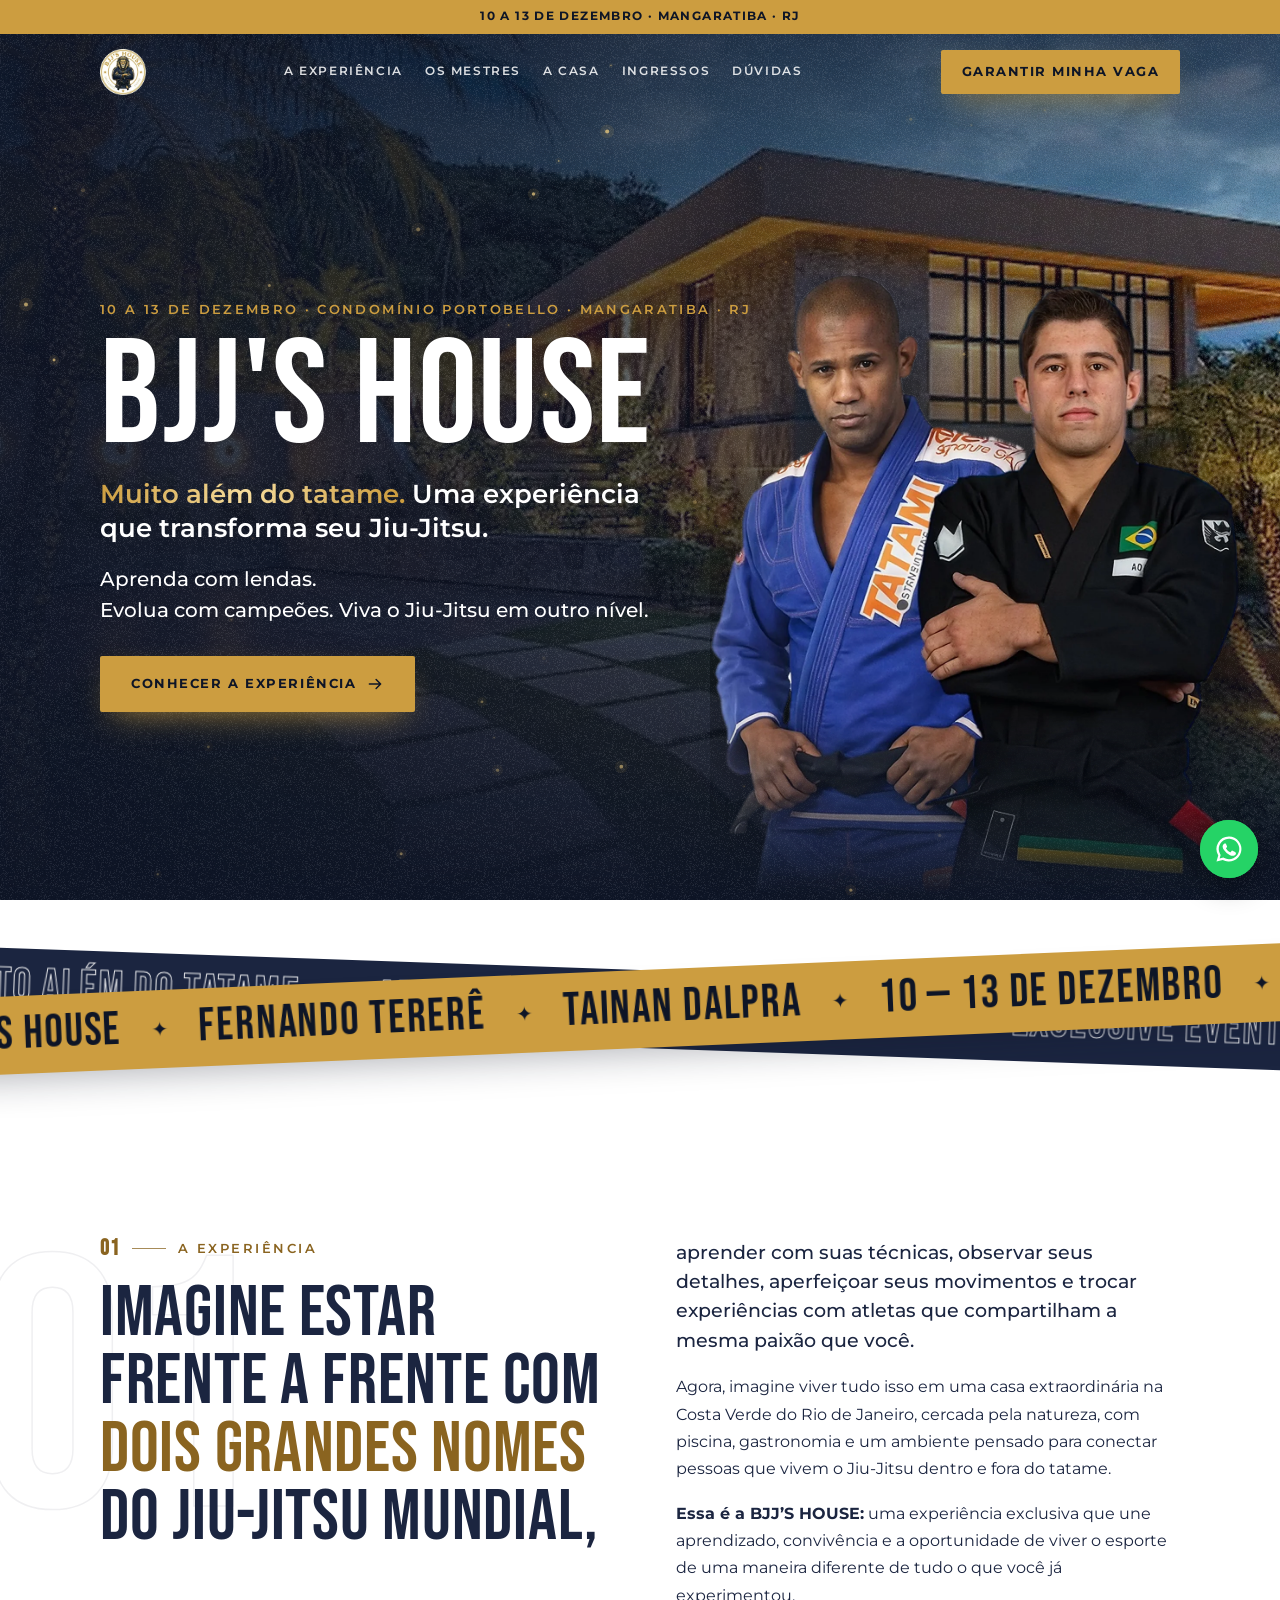
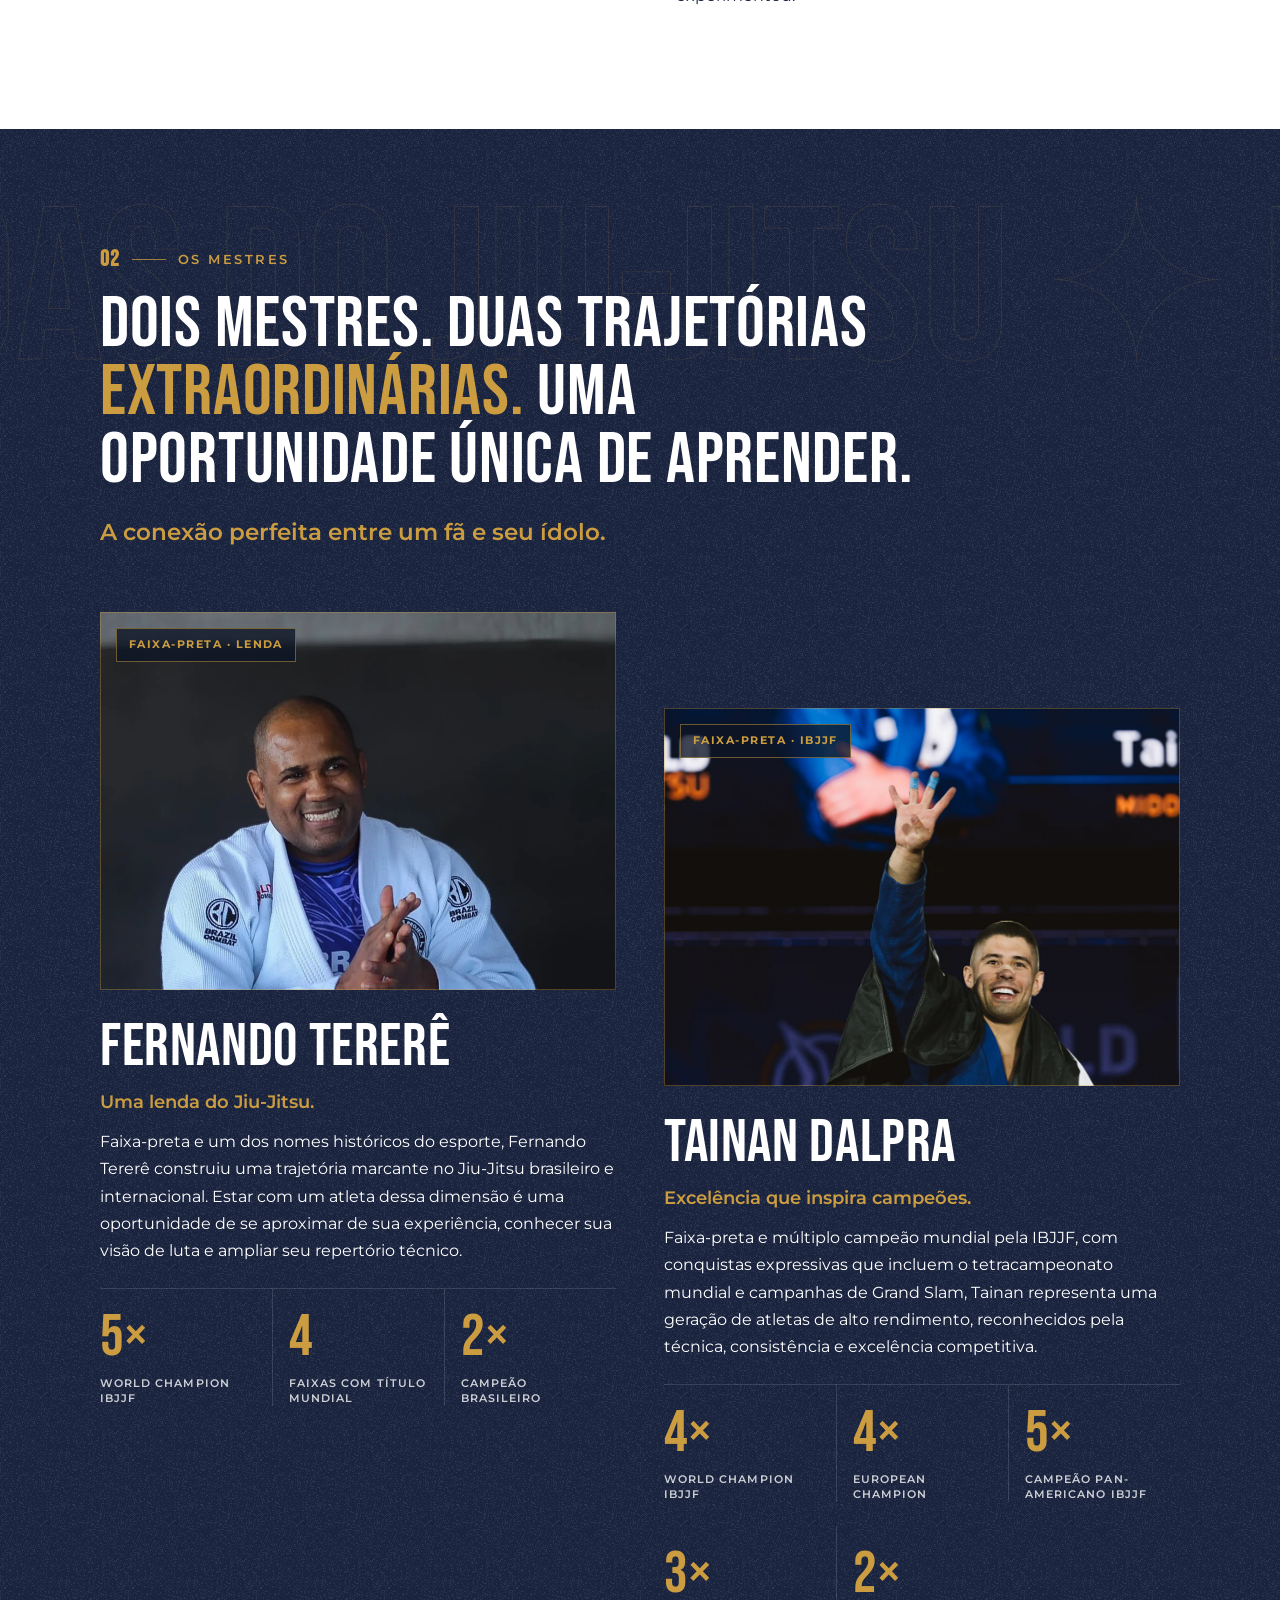
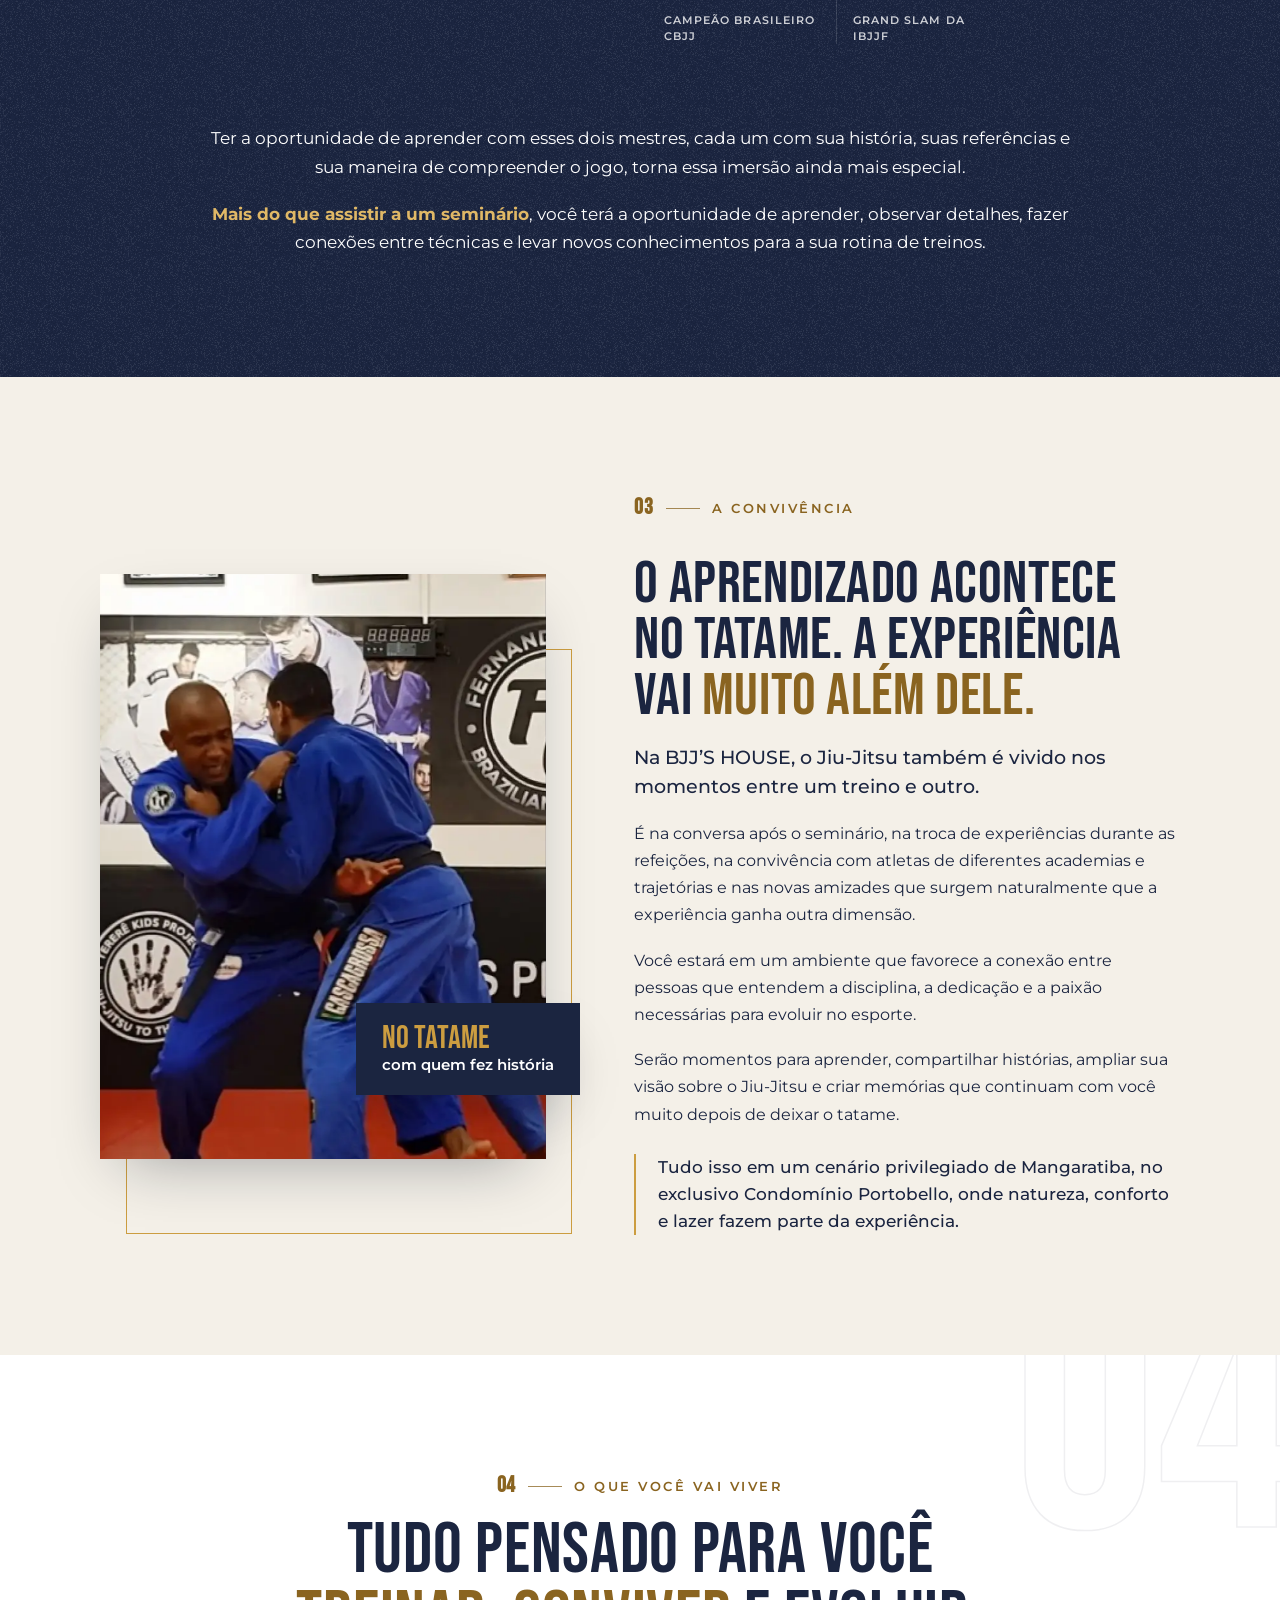
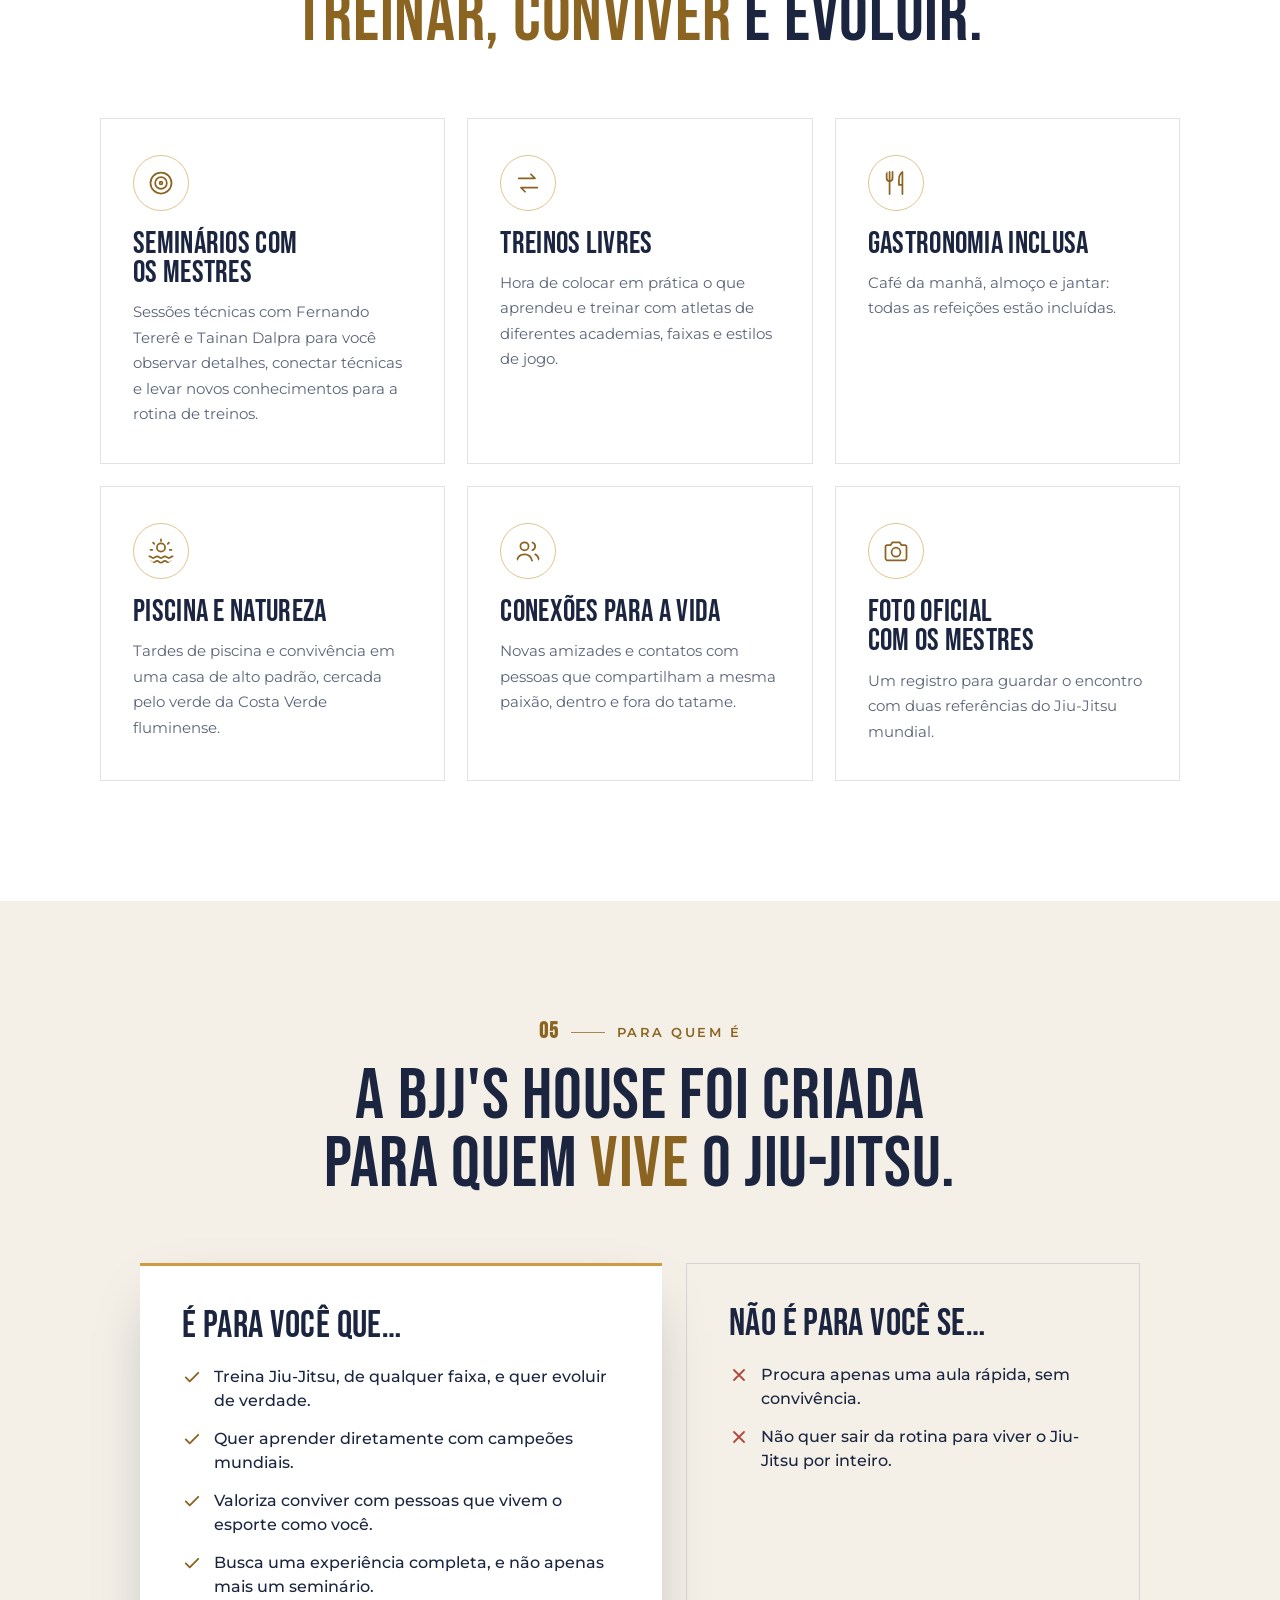
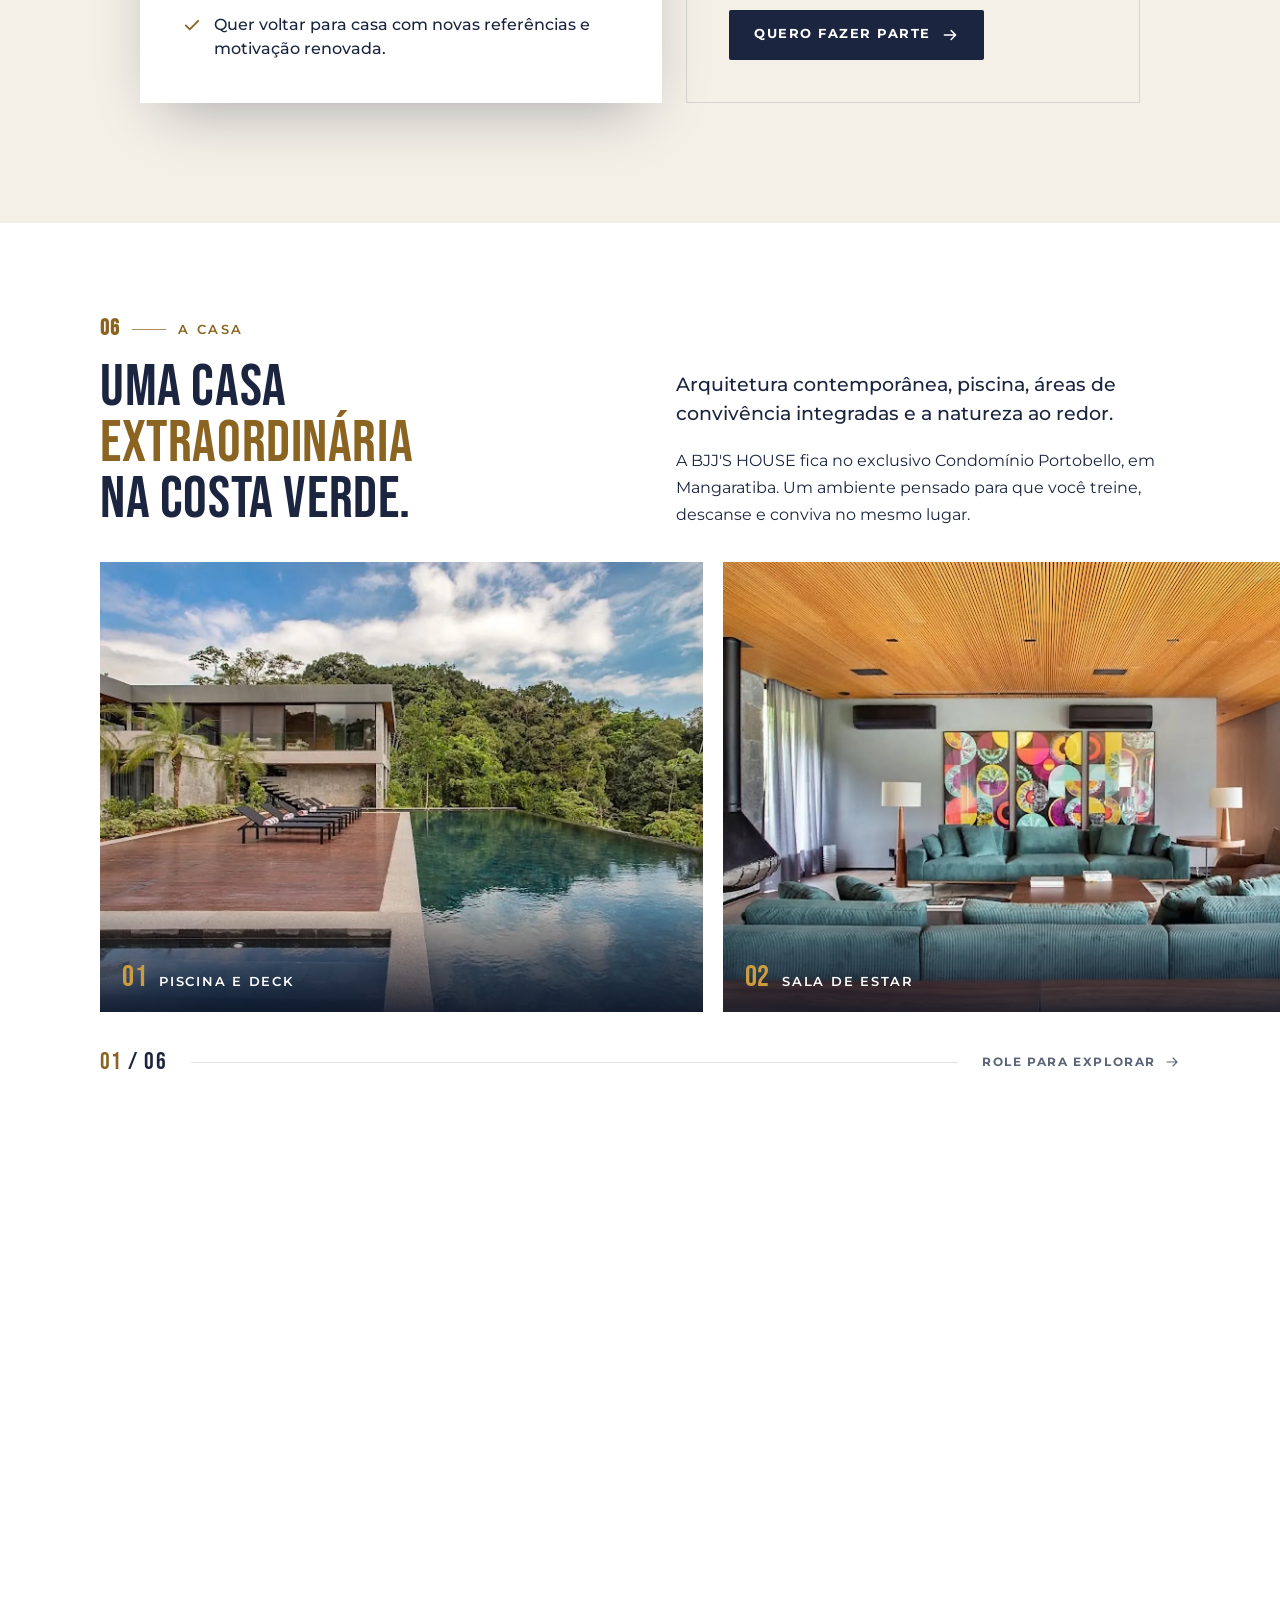
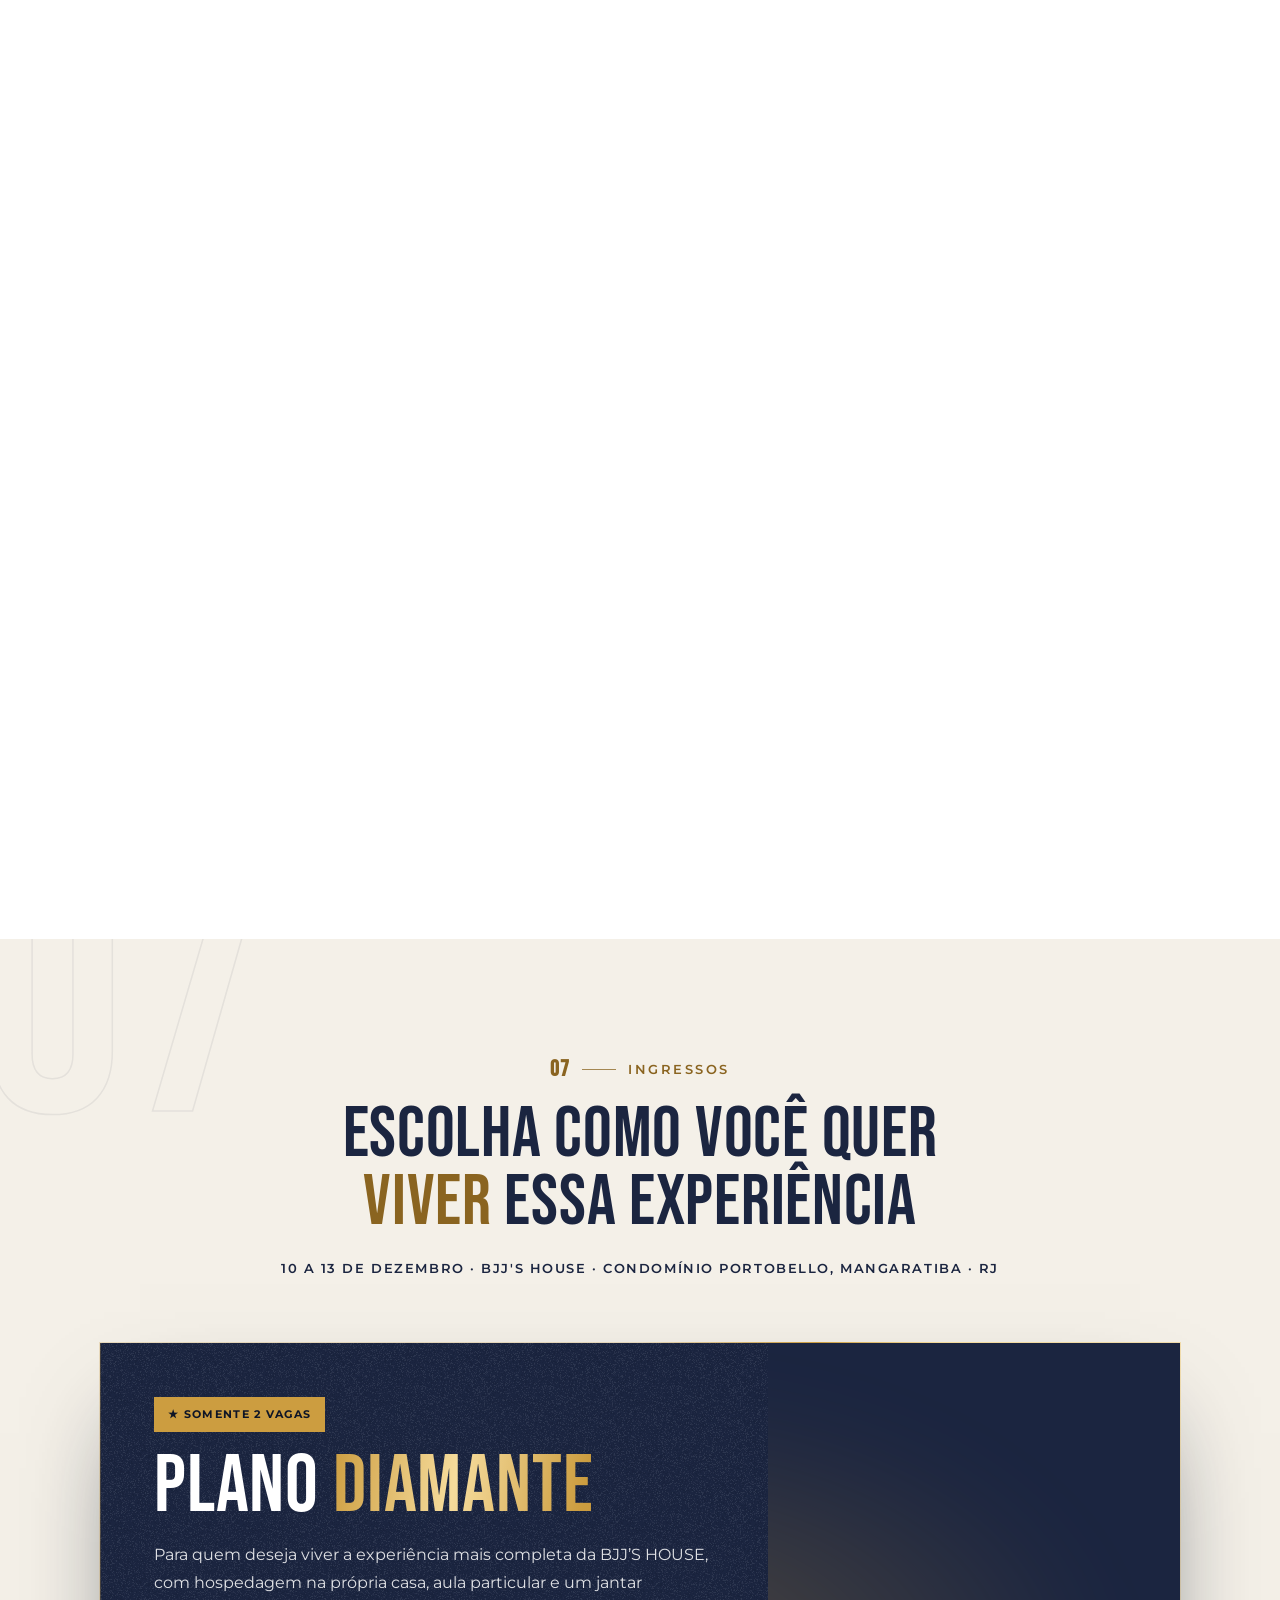
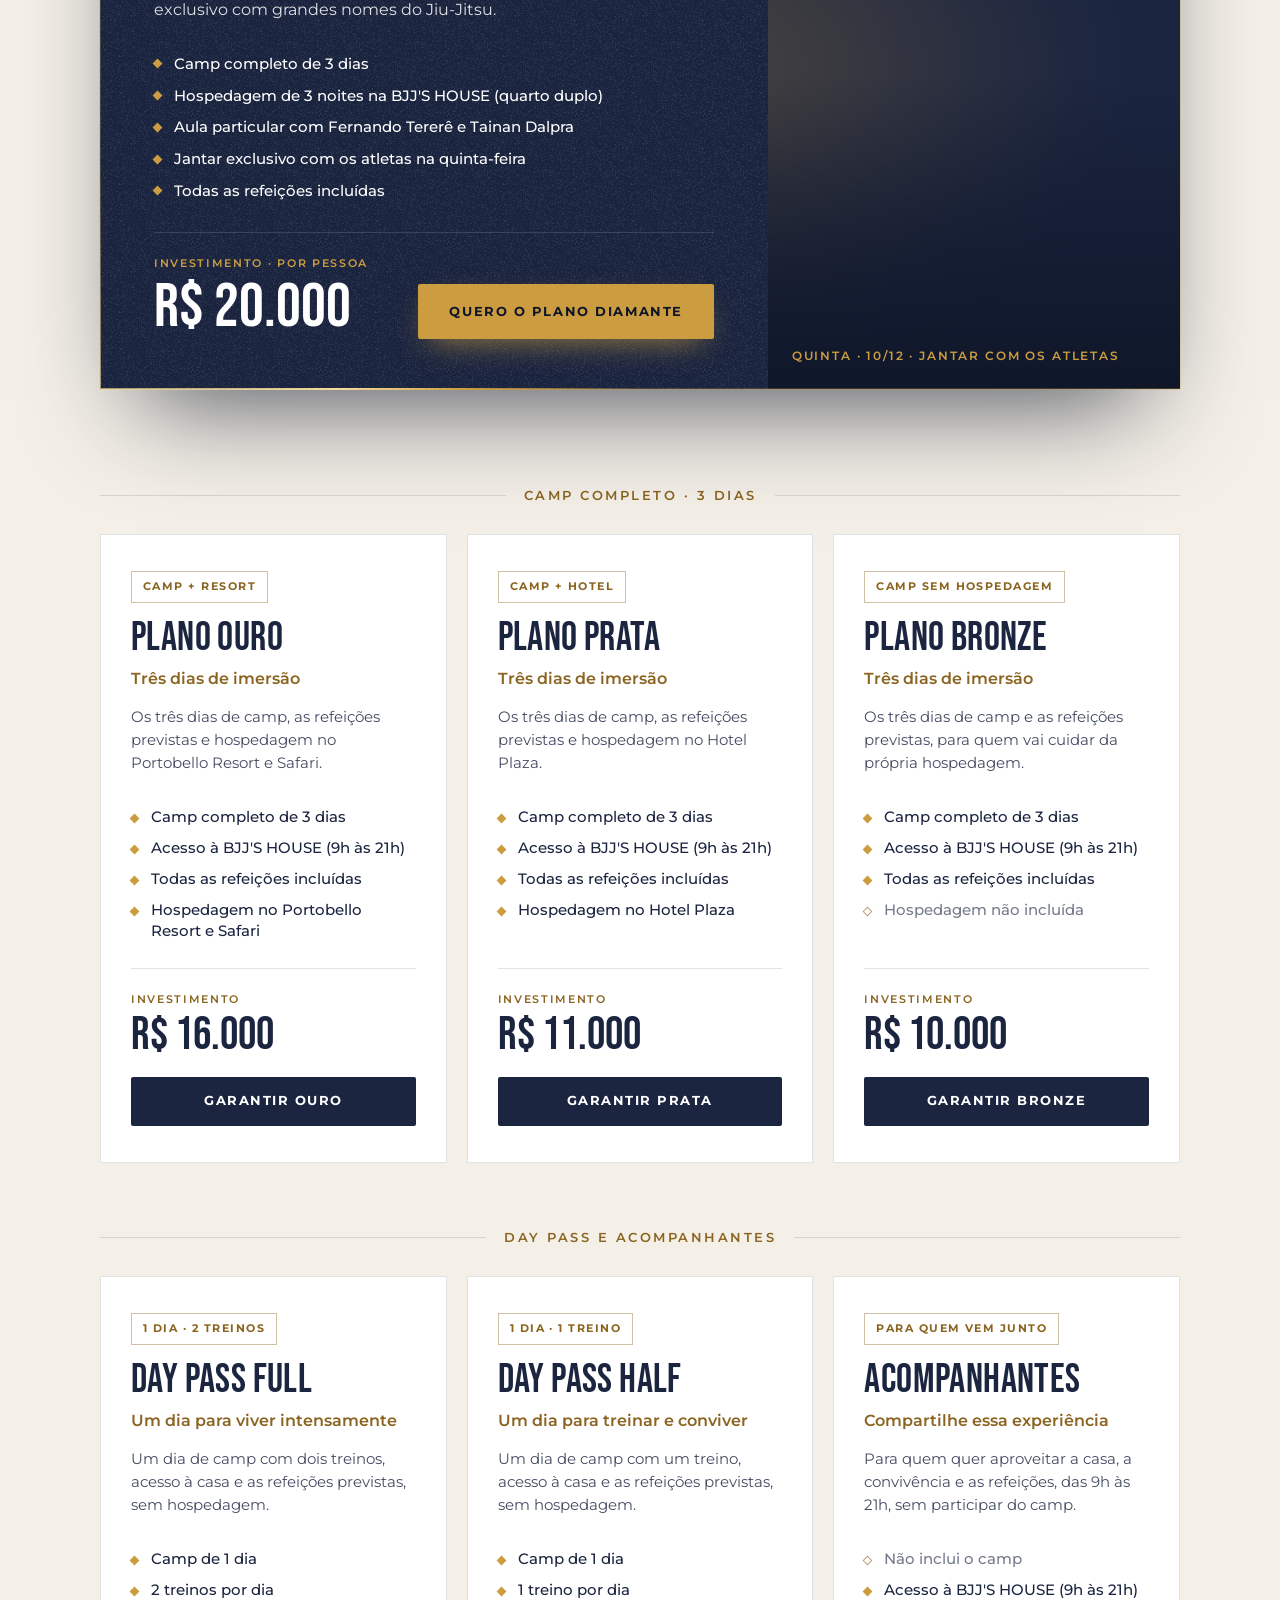
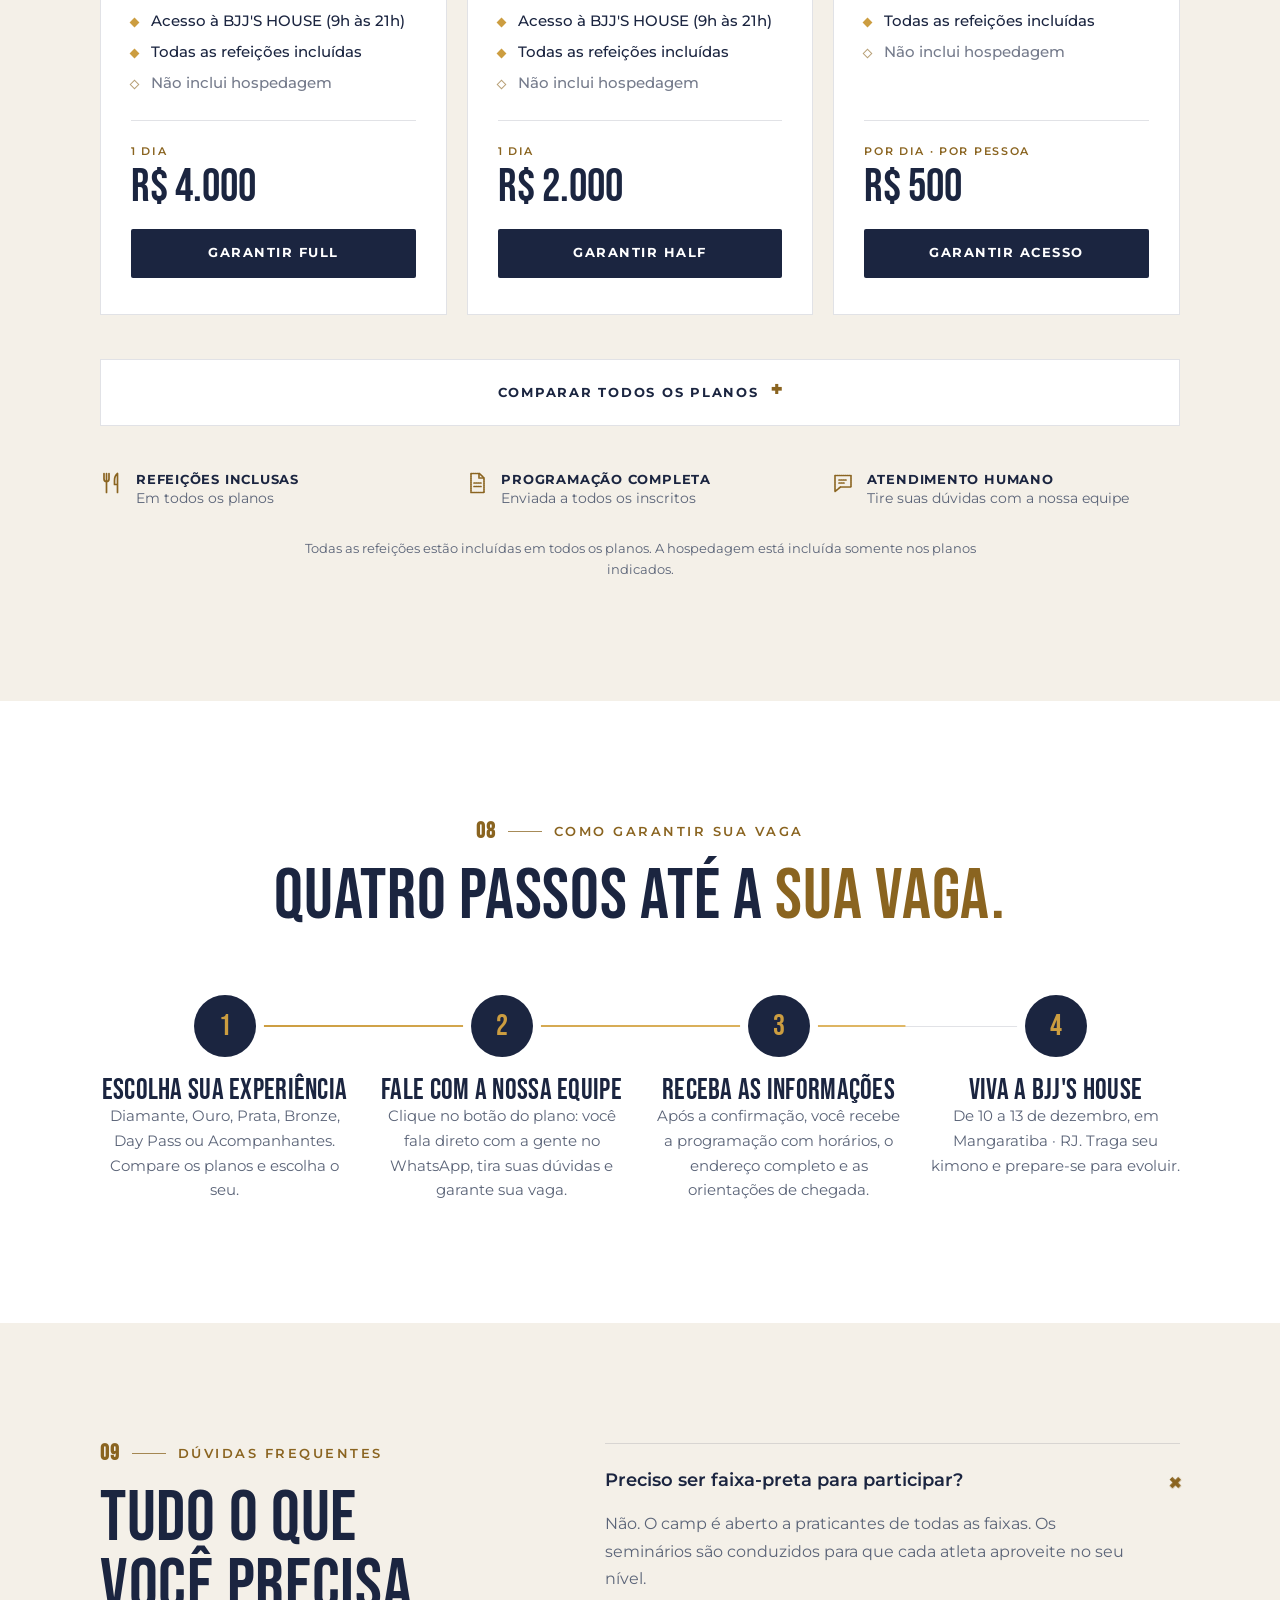
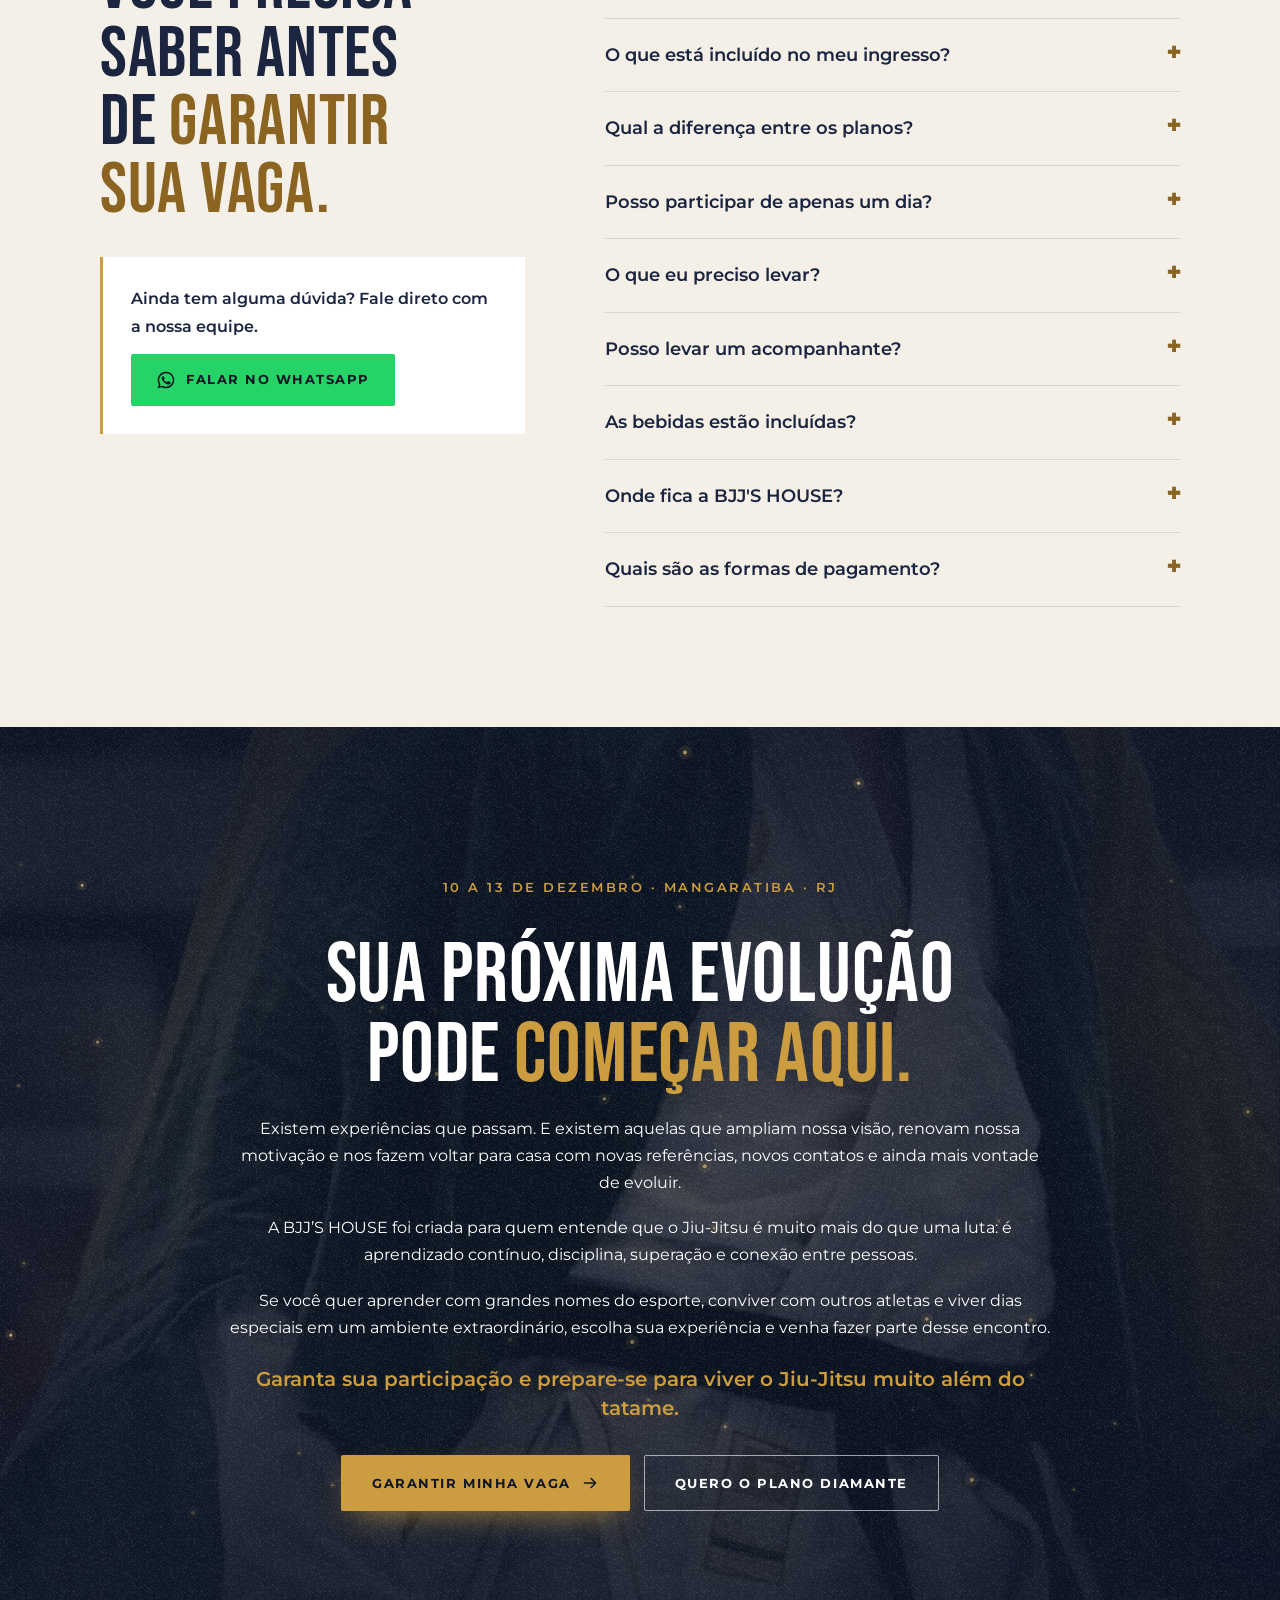
<file: index.html>
<!doctype html>
<html lang="pt-BR">
<head>
<meta charset="utf-8">
<meta name="viewport" content="width=device-width, initial-scale=1, viewport-fit=cover">
<title>BJJ'S HOUSE · Camp de Jiu-Jitsu com Fernando Tererê e Tainan Dalpra · 10 a 13 de dezembro</title>
<meta name="description" content="Camp de Jiu-Jitsu com Fernando Tererê e Tainan Dalpra em uma casa de alto padrão no Condomínio Portobello, Mangaratiba · RJ. 10 a 13 de dezembro. Seminários, convivência, refeições e hospedagem.">
<meta name="theme-color" content="#0e1526">
<link rel="canonical" href="https://agenciaposittiva-dot.github.io/bjjshouse/">

<!-- Open Graph / redes sociais (troque a URL se usar domínio próprio) -->
<meta property="og:type" content="website">
<meta property="og:locale" content="pt_BR">
<meta property="og:site_name" content="BJJ'S HOUSE">
<meta property="og:title" content="BJJ'S HOUSE · Muito além do tatame">
<meta property="og:description" content="Camp de Jiu-Jitsu com Fernando Tererê e Tainan Dalpra · 10 a 13 de dezembro · Mangaratiba · RJ.">
<meta property="og:url" content="https://agenciaposittiva-dot.github.io/bjjshouse/">
<meta property="og:image" content="https://agenciaposittiva-dot.github.io/bjjshouse/assets/img/og-image.jpg">
<meta property="og:image:width" content="1200">
<meta property="og:image:height" content="630">
<meta property="og:image:alt" content="BJJ'S HOUSE · Camp com Fernando Tererê e Tainan Dalpra">
<meta name="twitter:card" content="summary_large_image">
<meta name="twitter:title" content="BJJ'S HOUSE · Muito além do tatame">
<meta name="twitter:description" content="Camp de Jiu-Jitsu com Fernando Tererê e Tainan Dalpra · 10 a 13 de dezembro · Mangaratiba · RJ.">
<meta name="twitter:image" content="https://agenciaposittiva-dot.github.io/bjjshouse/assets/img/og-image.jpg">

<link rel="icon" type="image/png" sizes="32x32" href="assets/img/favicon-32.png">
<link rel="icon" type="image/png" sizes="192x192" href="assets/img/icon-192.png">
<link rel="apple-touch-icon" href="assets/img/apple-touch-icon.png">

<link rel="preconnect" href="https://fonts.googleapis.com">
<link rel="preconnect" href="https://fonts.gstatic.com" crossorigin>
<link rel="stylesheet" href="https://fonts.googleapis.com/css2?family=Bebas+Neue&family=Montserrat:wght@400;500;600;700&display=swap">
<link rel="preload" as="image" href="assets/img/hero-casa.webp" fetchpriority="high">
<link rel="stylesheet" href="assets/css/style.css?v=20261022-4">
<script>(function(h){h.classList.add("js");if(/[?&](utm_[a-z]+|fbclid|gclid|gbraid|wbraid|ttclid)=/.test(location.search))h.classList.add("no-intro");try{if(sessionStorage.getItem("bjj-intro"))h.classList.add("no-intro")}catch(e){}try{if(matchMedia("(prefers-reduced-motion: reduce)").matches)h.classList.add("rm","no-intro")}catch(e){}})(document.documentElement)</script>
<script src="assets/js/config.js?v=20261022-4" defer></script>
<script src="assets/js/main.js?v=20261022-4" defer></script>

<script type="application/ld+json">
{
  "@context": "https://schema.org",
  "@type": "Event",
  "name": "BJJ'S HOUSE · Camp de Jiu-Jitsu com Fernando Tererê e Tainan Dalpra",
  "description": "Camp de Jiu-Jitsu com seminários, convivência, refeições e hospedagem em uma casa de alto padrão na Costa Verde do Rio de Janeiro.",
  "startDate": "2026-12-10",
  "endDate": "2026-12-13",
  "eventStatus": "https://schema.org/EventScheduled",
  "eventAttendanceMode": "https://schema.org/OfflineEventAttendanceMode",
  "image": ["https://agenciaposittiva-dot.github.io/bjjshouse/assets/img/og-image.jpg"],
  "location": {
    "@type": "Place",
    "name": "BJJ'S HOUSE · Condomínio Portobello",
    "address": {"@type": "PostalAddress", "addressLocality": "Mangaratiba", "addressRegion": "RJ", "addressCountry": "BR"}
  },
  "performer": [
    {"@type": "Person", "name": "Fernando Tererê"},
    {"@type": "Person", "name": "Tainan Dalpra"}
  ],
  "organizer": {"@type": "Organization", "name": "BJJ'S HOUSE", "url": "https://agenciaposittiva-dot.github.io/bjjshouse/"},
  "offers": [
    {"@type": "Offer", "name": "Plano Diamante", "price": "20000", "priceCurrency": "BRL", "availability": "https://schema.org/LimitedAvailability", "url": "https://agenciaposittiva-dot.github.io/bjjshouse/#diamond"},
    {"@type": "Offer", "name": "Plano Ouro", "price": "16000", "priceCurrency": "BRL", "availability": "https://schema.org/LimitedAvailability", "url": "https://agenciaposittiva-dot.github.io/bjjshouse/#planos"},
    {"@type": "Offer", "name": "Plano Prata", "price": "11000", "priceCurrency": "BRL", "availability": "https://schema.org/LimitedAvailability", "url": "https://agenciaposittiva-dot.github.io/bjjshouse/#planos"},
    {"@type": "Offer", "name": "Plano Bronze", "price": "10000", "priceCurrency": "BRL", "availability": "https://schema.org/LimitedAvailability", "url": "https://agenciaposittiva-dot.github.io/bjjshouse/#planos"},
    {"@type": "Offer", "name": "Day Pass Full", "price": "4000", "priceCurrency": "BRL", "availability": "https://schema.org/LimitedAvailability", "url": "https://agenciaposittiva-dot.github.io/bjjshouse/#planos"},
    {"@type": "Offer", "name": "Day Pass Half", "price": "2000", "priceCurrency": "BRL", "availability": "https://schema.org/LimitedAvailability", "url": "https://agenciaposittiva-dot.github.io/bjjshouse/#planos"},
    {"@type": "Offer", "name": "Acompanhantes (por dia)", "price": "500", "priceCurrency": "BRL", "availability": "https://schema.org/LimitedAvailability", "url": "https://agenciaposittiva-dot.github.io/bjjshouse/#planos"}
  ]
}
</script>
<script type="application/ld+json">
{
  "@context": "https://schema.org",
  "@type": "FAQPage",
  "mainEntity": [
    {"@type": "Question", "name": "Preciso ser faixa-preta para participar?", "acceptedAnswer": {"@type": "Answer", "text": "Não. O camp é aberto a praticantes de todas as faixas. Os seminários são conduzidos para que cada atleta aproveite no seu nível."}},
    {"@type": "Question", "name": "Posso participar de apenas um dia?", "acceptedAnswer": {"@type": "Answer", "text": "Sim. Com o Day Pass Full (2 treinos, R$ 4.000) ou o Day Pass Half (1 treino, R$ 2.000) você participa de um dia de camp, com acesso à casa das 9h às 21h e todas as refeições incluídas. Não inclui hospedagem."}},
    {"@type": "Question", "name": "Onde fica a BJJ'S HOUSE?", "acceptedAnswer": {"@type": "Answer", "text": "No Condomínio Portobello, em Mangaratiba, na Costa Verde do Rio de Janeiro. O endereço completo e as orientações de chegada são enviados após a confirmação da inscrição."}},
    {"@type": "Question", "name": "Posso levar um acompanhante?", "acceptedAnswer": {"@type": "Answer", "text": "Sim. O plano Acompanhantes (R$ 500 por dia, por pessoa) dá acesso à casa das 9h às 21h e a todas as refeições, sem participar do camp."}}
  ]
}
</script>
</head>
<body>

<!-- Intro (aparece na primeira visita da sessão) -->
<div class="intro" aria-hidden="true">
  <div class="intro-in">
    <img class="intro-logo" src="assets/img/logo.webp" alt="" width="132" height="132">
    <p class="intro-word"><span style="--i:0">B</span><span style="--i:1">J</span><span style="--i:2">J</span><span style="--i:3">'</span><span style="--i:4">S</span><span class="gap"></span><span style="--i:5">H</span><span style="--i:6">O</span><span style="--i:7">U</span><span style="--i:8">S</span><span style="--i:9">E</span></p>
    <span class="intro-bar"><i></i></span>
    <p class="intro-sub">Muito além do tatame</p>
  </div>
</div>

<a class="skip" href="#conteudo">Pular para o conteúdo</a>

<!-- Ícones (sprite) -->
<svg width="0" height="0" style="position:absolute" aria-hidden="true">
  <defs>
    <symbol id="i-calendar" viewBox="0 0 24 24"><rect x="3" y="4.5" width="18" height="16" rx="1.5"/><path d="M3 9.5h18M8 2.5v4M16 2.5v4"/></symbol>
    <symbol id="i-pin" viewBox="0 0 24 24"><path d="M12 21.5s-7-6.2-7-12a7 7 0 0 1 14 0c0 5.8-7 12-7 12z"/><circle cx="12" cy="9.5" r="2.5"/></symbol>
    <symbol id="i-trophy" viewBox="0 0 24 24"><path d="M7 3.5h10v5.5a5 5 0 0 1-10 0V3.5z"/><path d="M7 5.5H3.5V7A3.5 3.5 0 0 0 7.2 10.5M17 5.5h3.5V7a3.5 3.5 0 0 1-3.7 3.5M12 14v3.5M8 20.5h8M9.5 17.5h5v3h-5z"/></symbol>
    <symbol id="i-users" viewBox="0 0 24 24"><circle pathLength="1" cx="9" cy="8" r="3.5"/><path pathLength="1" d="M2.5 20.5c.6-3.6 3.2-5.7 6.5-5.7s5.9 2.1 6.5 5.7"/><path pathLength="1" d="M15.8 4.7a3.5 3.5 0 0 1 0 6.6M18.2 14.9c1.8.8 2.9 2.6 3.3 5.6"/></symbol>
    <symbol id="i-target" viewBox="0 0 24 24"><circle pathLength="1" cx="12" cy="12" r="9"/><circle pathLength="1" cx="12" cy="12" r="5"/><circle pathLength="1" cx="12" cy="12" r="1.2"/></symbol>
    <symbol id="i-swap" viewBox="0 0 24 24"><path pathLength="1" d="M4 8h14l-3.5-3.5M20 16H6l3.5 3.5"/></symbol>
    <symbol id="i-food" viewBox="0 0 24 24"><path pathLength="1" d="M6.5 2.5v19M4 2.5V8a2.5 2.5 0 0 0 5 0V2.5M17.5 21.5v-8h-3v-4c0-3.5 1.4-5.8 3-7v19"/></symbol>
    <symbol id="i-sun" viewBox="0 0 24 24"><circle pathLength="1" cx="12" cy="9" r="3.5"/><path pathLength="1" d="M12 2v1.5M5.2 4.8l1 1M18.8 4.8l-1 1M3 11h1.5M19.5 11H21"/><path pathLength="1" d="M2 16.5c1.7 0 1.7 1.5 3.3 1.5s1.7-1.5 3.4-1.5 1.6 1.5 3.3 1.5 1.6-1.5 3.3-1.5 1.7 1.5 3.4 1.5 1.6-1.5 3.3-1.5M2 20.5c1.7 0 1.7 1.5 3.3 1.5s1.7-1.5 3.4-1.5 1.6 1.5 3.3 1.5 1.6-1.5 3.3-1.5 1.7 1.5 3.4 1.5 1.6-1.5 3.3-1.5"/></symbol>
    <symbol id="i-camera" viewBox="0 0 24 24"><path pathLength="1" d="M3 8.5A1.5 1.5 0 0 1 4.5 7h2.8l1.6-2.5h6.2L16.7 7h2.8A1.5 1.5 0 0 1 21 8.5v10a1.5 1.5 0 0 1-1.5 1.5h-15A1.5 1.5 0 0 1 3 18.5z"/><circle pathLength="1" cx="12" cy="13" r="3.8"/></symbol>
    <symbol id="i-chat" viewBox="0 0 24 24"><path d="M4 4.5h16v11.5H9.5L4 20.5z"/><path d="M8 9h8M8 12h5"/></symbol>
    <symbol id="i-doc" viewBox="0 0 24 24"><path d="M6 2.5h8.5L19 7v14.5H6z"/><path d="M14 2.5V7h5M9 12h7M9 15.5h7"/></symbol>
    <symbol id="i-check" viewBox="0 0 24 24"><path pathLength="1" d="m4.5 12.5 4.8 4.8L19.5 7"/></symbol>
    <symbol id="i-x" viewBox="0 0 24 24"><path pathLength="1" d="M6 6l12 12M18 6 6 18"/></symbol>
    <symbol id="i-arrow" viewBox="0 0 24 24"><path d="M4.5 12h15M13.5 6l6 6-6 6"/></symbol>
    <symbol id="i-up" viewBox="0 0 24 24"><path d="M12 19.5v-15M6 10.5l6-6 6 6"/></symbol>
    <symbol id="i-chev-l" viewBox="0 0 24 24"><path d="M15 5l-7 7 7 7"/></symbol>
    <symbol id="i-chev-r" viewBox="0 0 24 24"><path d="M9 5l7 7-7 7"/></symbol>
    <symbol id="i-expand" viewBox="0 0 24 24"><path d="M14 4h6v6M10 20H4v-6M20 4l-7 7M4 20l7-7"/></symbol>
    <symbol id="i-insta" viewBox="0 0 24 24"><rect x="3" y="3" width="18" height="18" rx="5"/><circle cx="12" cy="12" r="4"/><path d="M17.3 6.7h.01"/></symbol>
    <symbol id="i-mail" viewBox="0 0 24 24"><rect x="2.5" y="4.5" width="19" height="15" rx="1.5"/><path d="m3 6 9 7 9-7"/></symbol>
    <symbol id="i-wa" viewBox="0 0 24 24"><path stroke="none" fill="currentColor" d="M12 2a10 10 0 0 0-8.6 15.1L2 22l5-1.3A10 10 0 1 0 12 2Zm0 18.2a8.2 8.2 0 0 1-4.2-1.2l-.3-.2-3 .8.8-2.9-.2-.3A8.2 8.2 0 1 1 12 20.2Zm4.5-6.1c-.2-.1-1.5-.7-1.7-.8-.2-.1-.4-.1-.6.1l-.8 1c-.1.2-.3.2-.5.1a6.7 6.7 0 0 1-3.3-2.9c-.2-.4.3-.4.8-1.3.1-.2 0-.3 0-.5l-.8-1.8c-.2-.5-.4-.4-.6-.4h-.5a1 1 0 0 0-.7.3 3 3 0 0 0-.9 2.2 5.2 5.2 0 0 0 1.1 2.7 11.8 11.8 0 0 0 4.5 4c1.7.7 2.3.8 3.2.6.5-.1 1.5-.6 1.7-1.2.2-.6.2-1.1.2-1.2-.1-.1-.2-.2-.4-.3Z"/></symbol>
  </defs>
</svg>

<!-- Cursor personalizado (desktop) -->
<div class="cursor" aria-hidden="true"><span class="cursor-ring"><em></em></span><span class="cursor-dot"></span></div>

<!-- ===================== TOPO ===================== -->
<header class="top" id="topo">
  <div class="annc">
    <div class="wrap annc-in">
      <span>10 a 13 de dezembro · Mangaratiba · RJ</span>
    </div>
  </div>
  <div class="wrap nav">
    <a class="brand" href="#inicio" aria-label="BJJ'S HOUSE · início">
      <img src="assets/img/logo.webp" alt="" width="46" height="46">
    </a>
    <nav class="menu" id="menu" aria-label="Seções da página">
      <a href="#experiencia">A experiência</a>
      <a href="#mestres">Os mestres</a>
      <a href="#casa">A casa</a>
      <a href="#ingressos">Ingressos</a>
      <a href="#duvidas">Dúvidas</a>
      <a class="btn btn-gold menu-cta" href="#ingressos" data-wa-msg="Olá! Quero garantir minha vaga no Camp da BJJ&#39;S HOUSE (10 a 13/12). Pode me passar as opções?">Garantir minha vaga</a>
    </nav>
    <a class="btn btn-gold nav-cta" href="#ingressos" data-magnetic data-wa-msg="Olá! Quero garantir minha vaga no Camp da BJJ&#39;S HOUSE (10 a 13/12). Pode me passar as opções?">Garantir minha vaga</a>
    <button class="burger" type="button" aria-controls="menu" aria-expanded="false" aria-label="Abrir menu"><span></span><span></span><span></span></button>
  </div>
  <span class="progress" aria-hidden="true"><i></i></span>
</header>

<main id="conteudo">

<!-- ===================== HERO ===================== -->
<section class="hero" id="inicio">
  <div class="hero-bg" aria-hidden="true"><div class="hero-bg-m"><img src="assets/img/hero-casa.webp" alt="" width="1254" height="936" fetchpriority="high"></div></div>
  <div class="hero-shade" aria-hidden="true"></div>
  <canvas class="particles" data-particles aria-hidden="true"></canvas>
  <div class="hero-masters" data-h style="--d:4"><img src="assets/img/mestres-hero.webp" alt="Fernando Tererê e Tainan Dalpra" width="1244" height="1448" decoding="async"></div>

  <div class="wrap hero-grid">
    <div class="hero-text" data-hero-content>
      <p class="hero-date" data-h style="--d:1">10 a 13 de dezembro · Condomínio Portobello · Mangaratiba · RJ</p>
      <h1>
        <span class="sr-only">BJJ'S HOUSE · Camp de Jiu-Jitsu com Fernando Tererê e Tainan Dalpra</span>
        <span class="h1-brand" aria-hidden="true"><span class="h1w"><span class="ch" style="--i:0">B</span><span class="ch" style="--i:1">J</span><span class="ch" style="--i:2">J</span><span class="ch" style="--i:3">'</span><span class="ch" style="--i:4">S</span></span> <span class="h1w"><span class="ch" style="--i:5">H</span><span class="ch" style="--i:6">O</span><span class="ch" style="--i:7">U</span><span class="ch" style="--i:8">S</span><span class="ch" style="--i:9">E</span></span></span>
      </h1>
      <p class="tag serif" data-h style="--d:6"><span class="shimmer">Muito além do tatame.</span> Uma experiência que transforma seu <span class="nobr">Jiu-Jitsu.</span></p>
      <p class="sub" data-h style="--d:7">Aprenda com lendas.<br>Evolua com campeões. Viva o Jiu-Jitsu em outro nível.</p>
      <div class="btns" data-h style="--d:8">
        <a class="btn btn-gold btn-lg" href="#experiencia" data-magnetic data-wa-msg="Olá! Quero conhecer melhor a experiência da BJJ&#39;S HOUSE (10 a 13/12) com Fernando Tererê e Tainan Dalpra."><span>Conhecer a experiência</span><svg class="ic"><use href="#i-arrow"/></svg></a>
      </div>
    </div>
  </div>

  <a class="scroll-cue" href="#experiencia" aria-label="Rolar para a próxima seção"><span>Role para descobrir</span><i></i></a>
</section>

<!-- ===================== FAIXAS ===================== -->
<div class="bands" aria-hidden="true">
  <div class="band band-a"><div class="band-track" data-marquee><div class="mq-group"><span>BJJ'S HOUSE</span><i>✦</i><span>Fernando Tererê</span><i>✦</i><span>Tainan Dalpra</span><i>✦</i><span>10 — 13 de dezembro</span><i>✦</i><span>Mangaratiba · RJ</span><i>✦</i></div></div></div>
  <div class="band band-b"><div class="band-track" data-marquee data-dir="-1"><div class="mq-group"><span class="o">Muito além do tatame</span><i>✦</i><span class="o">Aprender</span><i>✦</i><span class="o">Conviver</span><i>✦</i><span class="o">Viver</span><i>✦</i><span class="o">Exclusive event</span><i>✦</i></div></div></div>
</div>

<!-- ===================== 01 · EXPERIÊNCIA ===================== -->
<section id="experiencia" class="exp">
  <span class="ghost-num" data-parallax="-0.12" aria-hidden="true">01</span>
  <div class="wrap">
    <div class="two">
      <div>
        <p class="kicker reveal"><span>01</span>A experiência</p>
        <h2 data-split>Imagine estar frente a frente com <em>dois grandes nomes</em> do Jiu-Jitsu mundial,</h2>
      </div>
      <div class="stack">
        <p class="lead reveal">aprender com suas técnicas, observar seus detalhes, aperfeiçoar seus movimentos e trocar experiências com atletas que compartilham a mesma paixão que você.</p>
        <p class="reveal">Agora, imagine viver tudo isso em uma casa extraordinária na Costa Verde do Rio de Janeiro, cercada pela natureza, com piscina, gastronomia e um ambiente pensado para conectar pessoas que vivem o Jiu-Jitsu dentro e fora do tatame.</p>
        <p class="reveal"><strong>Essa é a BJJ’S HOUSE:</strong> uma experiência exclusiva que une aprendizado, convivência e a oportunidade de viver o esporte de uma maneira diferente de tudo o que você já experimentou.</p>
      </div>
    </div>  </div>
</section>

<!-- ===================== 02 · MESTRES ===================== -->
<section class="dark grain" id="mestres">
  <div class="ghost-text" data-parallax-x="0.25" aria-hidden="true">Lendas do Jiu-Jitsu ✦ Lendas do Jiu-Jitsu ✦ Lendas do Jiu-Jitsu</div>
  <div class="wrap">
    <div class="sec-head">
      <p class="kicker reveal"><span>02</span>Os mestres</p>
      <h2 data-split>Dois mestres. Duas trajetórias <em>extraordinárias.</em> Uma oportunidade única de aprender.</h2>
      <p class="sec-sub serif reveal">A conexão perfeita entre um fã e seu ídolo.</p>
    </div>
    <div class="mestres-grid">
      <article class="mestre">
        <figure class="mestre-img reveal r-clip">
          <div class="pi" data-pimg><img src="assets/img/fernando-terere.webp?v=20261022-4" alt="Fernando Tererê sorrindo, de kimono branco" width="956" height="827" loading="lazy" decoding="async"></div>
          <span class="m-badge">Faixa-preta · Lenda</span>
        </figure>
        <h3 data-split>Fernando Tererê</h3>
        <p class="serif reveal">Uma lenda do Jiu-Jitsu.</p>
        <p class="reveal">Faixa-preta e um dos nomes históricos do esporte, Fernando Tererê construiu uma trajetória marcante no Jiu-Jitsu brasileiro e internacional. Estar com um atleta dessa dimensão é uma oportunidade de se aproximar de sua experiência, conhecer sua visão de luta e ampliar seu repertório técnico.</p>
        <ul class="mstats reveal">
          <li><b><span data-count="5">5</span>×</b><small>World Champion IBJJF</small></li>
          <li><b><span data-count="4">4</span></b><small>Faixas com título mundial</small></li>
          <li><b><span data-count="2">2</span>×</b><small>Campeão brasileiro</small></li>
        </ul>
      </article>
      <article class="mestre m2">
        <figure class="mestre-img reveal r-clip">
          <div class="pi" data-pimg><img src="assets/img/tainan-dalpra.webp?v=20261022-4" alt="Tainan Dalpra comemorando o título no Mundial da IBJJF" width="1200" height="1038" loading="lazy" decoding="async"></div>
          <span class="m-badge">Faixa-preta · IBJJF</span>
        </figure>
        <h3 data-split>Tainan Dalpra</h3>
        <p class="serif reveal">Excelência que inspira campeões.</p>
        <p class="reveal">Faixa-preta e múltiplo campeão mundial pela IBJJF, com conquistas expressivas que incluem o tetracampeonato mundial e campanhas de Grand Slam, Tainan representa uma geração de atletas de alto rendimento, reconhecidos pela técnica, consistência e excelência competitiva.</p>
        <ul class="mstats reveal">
          <li><b><span data-count="4">4</span>×</b><small>World Champion IBJJF</small></li>
          <li><b><span data-count="4">4</span>×</b><small>European Champion</small></li>
          <li><b><span data-count="5">5</span>×</b><small>Campeão Pan-Americano IBJJF</small></li>
          <li><b><span data-count="3">3</span>×</b><small>Campeão Brasileiro CBJJ</small></li>
          <li><b><span data-count="2">2</span>×</b><small>Grand Slam da IBJJF</small></li>
        </ul>
      </article>
    </div>
    <p class="closing reveal">Ter a oportunidade de aprender com esses dois mestres, cada um com sua história, suas referências e sua maneira de compreender o jogo, torna essa imersão ainda mais especial.</p>
    <p class="closing reveal"><strong>Mais do que assistir a um seminário</strong>, você terá a oportunidade de aprender, observar detalhes, fazer conexões entre técnicas e levar novos conhecimentos para a sua rotina de treinos.</p>
  </div>
</section>

<!-- ===================== 03 · CONVIVÊNCIA ===================== -->
<section class="cream" id="convivencia">
  <div class="wrap conv">
    <div class="conv-media">
      <span class="conv-frame" data-parallax="0.05" aria-hidden="true"></span>
      <figure class="conv-img reveal r-clip">
        <div class="pi" data-pimg><img src="assets/img/treino-tatame.webp" alt="Fernando Tererê ensinando técnica no tatame" width="825" height="1081" loading="lazy" decoding="async"></div>
      </figure>
      <p class="conv-badge reveal r-zoom"><b>No tatame</b>com quem fez história</p>
    </div>
    <div class="stack">
      <p class="kicker reveal"><span>03</span>A convivência</p>
      <h2 data-split>O aprendizado acontece no tatame. A experiência vai <em>muito além dele.</em></h2>
      <p class="lead reveal">Na BJJ’S HOUSE, o Jiu-Jitsu também é vivido nos momentos entre um treino e outro.</p>
      <p class="reveal">É na conversa após o seminário, na troca de experiências durante as refeições, na convivência com atletas de diferentes academias e trajetórias e nas novas amizades que surgem naturalmente que a experiência ganha outra dimensão.</p>
      <p class="reveal">Você estará em um ambiente que favorece a conexão entre pessoas que entendem a disciplina, a dedicação e a paixão necessárias para evoluir no esporte.</p>
      <p class="reveal">Serão momentos para aprender, compartilhar histórias, ampliar sua visão sobre o Jiu-Jitsu e criar memórias que continuam com você muito depois de deixar o tatame.</p>
      <blockquote class="reveal">Tudo isso em um cenário privilegiado de Mangaratiba, no exclusivo Condomínio Portobello, onde natureza, conforto e lazer fazem parte da experiência.</blockquote>
    </div>
  </div>
</section>

<!-- ===================== 04 · O QUE VOCÊ VAI VIVER ===================== -->
<section id="beneficios" class="benef">
  <span class="ghost-num right" data-parallax="-0.12" aria-hidden="true">04</span>
  <div class="wrap">
    <div class="sec-head center">
      <p class="kicker reveal"><span>04</span>O que você vai viver</p>
      <h2 data-split>Tudo pensado para você <em>treinar, conviver</em> e evoluir.</h2>
    </div>
    <div class="benefits">
      <article class="benefit reveal" data-spot data-tilt>
        <svg class="bic"><use href="#i-target"/></svg>
        <h3>Seminários com os mestres</h3>
        <p>Sessões técnicas com Fernando Tererê e Tainan Dalpra para você observar detalhes, conectar técnicas e levar novos conhecimentos para a rotina de treinos.</p>
      </article>
      <article class="benefit reveal" data-spot data-tilt>
        <svg class="bic"><use href="#i-swap"/></svg>
        <h3>Treinos livres</h3>
        <p>Hora de colocar em prática o que aprendeu e treinar com atletas de diferentes academias, faixas e estilos de jogo.</p>
      </article>
      <article class="benefit reveal" data-spot data-tilt>
        <svg class="bic"><use href="#i-food"/></svg>
        <h3>Gastronomia inclusa</h3>
        <p>Café da manhã, almoço e jantar: todas as refeições estão incluídas.</p>
      </article>
      <article class="benefit reveal" data-spot data-tilt>
        <svg class="bic"><use href="#i-sun"/></svg>
        <h3>Piscina e natureza</h3>
        <p>Tardes de piscina e convivência em uma casa de alto padrão, cercada pelo verde da Costa Verde fluminense.</p>
      </article>
      <article class="benefit reveal" data-spot data-tilt>
        <svg class="bic"><use href="#i-users"/></svg>
        <h3>Conexões para a vida</h3>
        <p>Novas amizades e contatos com pessoas que compartilham a mesma paixão, dentro e fora do tatame.</p>
      </article>
      <article class="benefit reveal" data-spot data-tilt>
        <svg class="bic"><use href="#i-camera"/></svg>
        <h3>Foto oficial com os mestres</h3>
        <p>Um registro para guardar o encontro com duas referências do Jiu-Jitsu mundial.</p>
      </article>
    </div>
  </div>
</section>

<!-- ===================== 05 · PARA QUEM É ===================== -->
<section class="cream" id="para-quem">
  <div class="wrap">
    <div class="sec-head center">
      <p class="kicker reveal"><span>05</span>Para quem é</p>
      <h2 data-split>A BJJ'S HOUSE foi criada para quem <em>vive</em> o Jiu-Jitsu.</h2>
    </div>
    <div class="fit">
      <div class="fit-col yes reveal r-left">
        <h3>É para você que…</h3>
        <ul class="stagger">
          <li><svg class="ic"><use href="#i-check"/></svg>Treina Jiu-Jitsu, de qualquer faixa, e quer evoluir de verdade.</li>
          <li><svg class="ic"><use href="#i-check"/></svg>Quer aprender diretamente com campeões mundiais.</li>
          <li><svg class="ic"><use href="#i-check"/></svg>Valoriza conviver com pessoas que vivem o esporte como você.</li>
          <li><svg class="ic"><use href="#i-check"/></svg>Busca uma experiência completa, e não apenas mais um seminário.</li>
          <li><svg class="ic"><use href="#i-check"/></svg>Quer voltar para casa com novas referências e motivação renovada.</li>
        </ul>
      </div>
      <div class="fit-col no reveal r-right">
        <h3>Não é para você se…</h3>
        <ul class="stagger">
          <li><svg class="ic"><use href="#i-x"/></svg>Procura apenas uma aula rápida, sem convivência.</li>
          <li><svg class="ic"><use href="#i-x"/></svg>Não quer sair da rotina para viver o Jiu-Jitsu por inteiro.</li>
        </ul>
        <a class="btn btn-navy" href="#ingressos" data-magnetic data-wa-msg="Olá! Quero fazer parte da BJJ&#39;S HOUSE (10 a 13/12). Como faço para garantir minha vaga?"><span>Quero fazer parte</span><svg class="ic"><use href="#i-arrow"/></svg></a>
      </div>
    </div>
  </div>
</section>

<!-- ===================== 06 · A CASA (galeria horizontal) ===================== -->
<section id="casa" class="casa" data-hscroll>
  <div class="casa-sticky">
    <div class="wrap casa-head">
      <div>
        <p class="kicker reveal"><span>06</span>A casa</p>
        <h2 data-split>Uma casa <em>extraordinária</em> na Costa Verde.</h2>
      </div>
      <div class="stack">
        <p class="lead reveal">Arquitetura contemporânea, piscina, áreas de convivência integradas e a natureza ao redor.</p>
        <p class="reveal">A BJJ'S HOUSE fica no exclusivo Condomínio Portobello, em Mangaratiba. Um ambiente pensado para que você treine, descanse e conviva no mesmo lugar.</p>
      </div>
    </div>
    <div class="casa-viewport">
      <div class="casa-track" data-gallery>
        <button class="tile" type="button" data-full="assets/img/casa-1.webp" data-cursor="Ver">
          <img src="assets/img/casa-1.webp" alt="Piscina com deck de madeira e espreguiçadeiras ao lado da casa, cercada de mata" width="1254" height="936" loading="lazy" decoding="async">
          <span class="tile-cap"><b>01</b>Piscina e deck</span>
        </button>
        <button class="tile" type="button" data-full="assets/img/casa-2.webp" data-cursor="Ver">
          <img src="assets/img/casa-2.webp" alt="Sala de estar com sofás verdes, forro de madeira, lareira e quadros coloridos" width="1254" height="936" loading="lazy" decoding="async">
          <span class="tile-cap"><b>02</b>Sala de estar</span>
        </button>
        <button class="tile" type="button" data-full="assets/img/hero-casa.webp" data-cursor="Ver">
          <img src="assets/img/hero-casa.webp" alt="Fachada da casa iluminada ao entardecer, com jardim e palmeiras" width="1254" height="936" loading="lazy" decoding="async">
          <span class="tile-cap"><b>03</b>Fachada ao entardecer</span>
        </button>
        <button class="tile" type="button" data-full="assets/img/casa-3.webp" data-cursor="Ver">
          <img src="assets/img/casa-3.webp" alt="Área da piscina com espreguiçadeiras e palmeiras diante da casa" width="1254" height="936" loading="lazy" decoding="async">
          <span class="tile-cap"><b>04</b>Área da piscina</span>
        </button>
        <button class="tile" type="button" data-full="assets/img/casa-4.webp" data-cursor="Ver">
          <img src="assets/img/casa-4.webp" alt="Varanda coberta com forro de madeira, sofás e vista para a mata" width="1254" height="936" loading="lazy" decoding="async">
          <span class="tile-cap"><b>05</b>Varanda coberta</span>
        </button>
        <button class="tile" type="button" data-full="assets/img/casa-5.webp" data-cursor="Ver">
          <img src="assets/img/casa-5.webp" alt="Banheiro com banheira, bancada dupla de madeira e espelho iluminado" width="1254" height="936" loading="lazy" decoding="async">
          <span class="tile-cap"><b>06</b>Banheiro</span>
        </button>
        <div class="casa-end">
          <svg class="ic"><use href="#i-pin"/></svg>
          <p class="ce-place">Condomínio Portobello<small>Mangaratiba · Costa Verde · RJ</small></p>
          <p class="serif">Treinar, descansar e conviver no mesmo lugar.</p>
          <a class="btn btn-navy" href="#ingressos" data-wa-msg="Olá! Vi as fotos da casa e quero viver essa experiência na BJJ&#39;S HOUSE (10 a 13/12)."><span>Quero viver isso</span><svg class="ic"><use href="#i-arrow"/></svg></a>
        </div>
      </div>
    </div>
    <div class="wrap casa-foot">
      <span class="casa-count" aria-hidden="true"><b data-casa-idx>01</b> / 06</span>
      <span class="casa-progress" aria-hidden="true"><i></i></span>
      <span class="casa-hint" aria-hidden="true">Role para explorar <svg class="ic"><use href="#i-arrow"/></svg></span>
    </div>
  </div>
</section>

<!-- ===================== 07 · INGRESSOS ===================== -->
<section class="cream" id="ingressos">
  <span class="ghost-num" data-parallax="-0.12" aria-hidden="true">07</span>
  <div class="wrap">
    <div class="sec-head center">
      <p class="kicker reveal"><span>07</span>Ingressos</p>
      <h2 data-split>Escolha como você quer <em>viver</em> essa experiência</h2>
      <p class="meta reveal">10 a 13 de dezembro · BJJ'S HOUSE · Condomínio Portobello, Mangaratiba · RJ</p>
    </div>

    <article class="diamond reveal r-zoom" id="diamond">
      <div class="d-txt">
        <span class="selo">★ Somente 2 vagas</span>
        <h3>Plano <span class="gold-grad">Diamante</span></h3>
        <p>Para quem deseja viver a experiência mais completa da BJJ’S HOUSE, com hospedagem na própria casa, aula particular e um jantar exclusivo com grandes nomes do Jiu-Jitsu.</p>
        <ul class="ticks stagger">
          <li>Camp completo de 3 dias</li>
          <li>Hospedagem de 3 noites na BJJ'S HOUSE (quarto duplo)</li>
          <li>Aula particular com Fernando Tererê e Tainan Dalpra</li>
          <li>Jantar exclusivo com os atletas na quinta-feira</li>
          <li>Todas as refeições incluídas</li>
        </ul>
        <div class="vagas" data-vagas="diamante" data-total="2" hidden><span class="vagas-txt"></span><span class="bar"><i></i></span></div>
        <div class="price-row">
          <div class="price"><small>Investimento · por pessoa</small><strong>R$ 20.000</strong><em data-parcelas hidden></em></div>
          <a class="btn btn-gold btn-lg" data-buy="diamante" href="#contato" data-magnetic><span>Quero o Plano Diamante</span></a>
        </div>
      </div>
      <figure class="d-img">
        <div class="pi"><picture><source media="(max-width:1000px)" srcset="assets/img/diamond-m.webp?v=20261022-4" width="1400" height="1204"><img src="assets/img/diamond.webp?v=20261022-4" alt="Fernando Tererê e Tainan Dalpra" width="982" height="1250" loading="lazy" decoding="async"></picture></div>
        <figcaption>Quinta · 10/12 · Jantar com os atletas</figcaption>
      </figure>
    </article>

    <p class="others reveal" id="planos">Camp completo · 3 dias</p>
    <div class="planos planos-3">
      <article class="plano reveal" data-spot>
        <span class="p-tag">Camp + resort</span>
        <h3>Plano Ouro</h3>
        <span class="serif">Três dias de imersão</span>
        <p class="p-desc">Os três dias de camp, as refeições previstas e hospedagem no Portobello Resort e Safari.</p>
        <ul class="ticks"><li>Camp completo de 3 dias</li><li>Acesso à BJJ'S HOUSE (9h às 21h)</li><li>Todas as refeições incluídas</li><li>Hospedagem no Portobello Resort e Safari</li></ul>
        <div class="vagas" data-vagas="ouro" hidden><span class="vagas-txt"></span></div>
        <div class="price-row"><div class="price"><small>Investimento</small><strong>R$ 16.000</strong><em data-parcelas hidden></em></div><a class="btn btn-navy" data-buy="ouro" href="#contato"><span>Garantir Ouro</span></a></div>
      </article>
      <article class="plano reveal" data-spot>
        <span class="p-tag">Camp + hotel</span>
        <h3>Plano Prata</h3>
        <span class="serif">Três dias de imersão</span>
        <p class="p-desc">Os três dias de camp, as refeições previstas e hospedagem no Hotel Plaza.</p>
        <ul class="ticks"><li>Camp completo de 3 dias</li><li>Acesso à BJJ'S HOUSE (9h às 21h)</li><li>Todas as refeições incluídas</li><li>Hospedagem no Hotel Plaza</li></ul>
        <div class="vagas" data-vagas="prata" hidden><span class="vagas-txt"></span></div>
        <div class="price-row"><div class="price"><small>Investimento</small><strong>R$ 11.000</strong><em data-parcelas hidden></em></div><a class="btn btn-navy" data-buy="prata" href="#contato"><span>Garantir Prata</span></a></div>
      </article>
      <article class="plano reveal" data-spot>
        <span class="p-tag">Camp sem hospedagem</span>
        <h3>Plano Bronze</h3>
        <span class="serif">Três dias de imersão</span>
        <p class="p-desc">Os três dias de camp e as refeições previstas, para quem vai cuidar da própria hospedagem.</p>
        <ul class="ticks"><li>Camp completo de 3 dias</li><li>Acesso à BJJ'S HOUSE (9h às 21h)</li><li>Todas as refeições incluídas</li><li class="no">Hospedagem não incluída</li></ul>
        <div class="vagas" data-vagas="bronze" hidden><span class="vagas-txt"></span></div>
        <div class="price-row"><div class="price"><small>Investimento</small><strong>R$ 10.000</strong><em data-parcelas hidden></em></div><a class="btn btn-navy" data-buy="bronze" href="#contato"><span>Garantir Bronze</span></a></div>
      </article>
    </div>

    <p class="others reveal">Day pass e acompanhantes</p>
    <div class="planos planos-3">
      <article class="plano reveal" data-spot>
        <span class="p-tag">1 dia · 2 treinos</span>
        <h3>Day Pass Full</h3>
        <span class="serif">Um dia para viver intensamente</span>
        <p class="p-desc">Um dia de camp com dois treinos, acesso à casa e as refeições previstas, sem hospedagem.</p>
        <ul class="ticks"><li>Camp de 1 dia</li><li>2 treinos por dia</li><li>Acesso à BJJ'S HOUSE (9h às 21h)</li><li>Todas as refeições incluídas</li><li class="no">Não inclui hospedagem</li></ul>
        <div class="price-row"><div class="price"><small>1 dia</small><strong>R$ 4.000</strong><em data-parcelas hidden></em></div><a class="btn btn-navy" data-buy="dayfull" href="#contato"><span>Garantir Full</span></a></div>
      </article>
      <article class="plano reveal" data-spot>
        <span class="p-tag">1 dia · 1 treino</span>
        <h3>Day Pass Half</h3>
        <span class="serif">Um dia para treinar e conviver</span>
        <p class="p-desc">Um dia de camp com um treino, acesso à casa e as refeições previstas, sem hospedagem.</p>
        <ul class="ticks"><li>Camp de 1 dia</li><li>1 treino por dia</li><li>Acesso à BJJ'S HOUSE (9h às 21h)</li><li>Todas as refeições incluídas</li><li class="no">Não inclui hospedagem</li></ul>
        <div class="price-row"><div class="price"><small>1 dia</small><strong>R$ 2.000</strong><em data-parcelas hidden></em></div><a class="btn btn-navy" data-buy="dayhalf" href="#contato"><span>Garantir Half</span></a></div>
      </article>
      <article class="plano reveal" data-spot>
        <span class="p-tag">Para quem vem junto</span>
        <h3>Acompanhantes</h3>
        <span class="serif">Compartilhe essa experiência</span>
        <p class="p-desc">Para quem quer aproveitar a casa, a convivência e as refeições, das 9h às 21h, sem participar do camp.</p>
        <ul class="ticks"><li class="no">Não inclui o camp</li><li>Acesso à BJJ'S HOUSE (9h às 21h)</li><li>Todas as refeições incluídas</li><li class="no">Não inclui hospedagem</li></ul>
        <div class="price-row"><div class="price"><small>Por dia · por pessoa</small><strong>R$ 500</strong><em data-parcelas hidden></em></div><a class="btn btn-navy" data-buy="acompanhantes" href="#contato"><span>Garantir acesso</span></a></div>
      </article>
    </div>

    <details class="compare reveal">
      <summary>Comparar todos os planos</summary>
      <div class="table-scroll" tabindex="0" role="region" aria-label="Tabela comparativa dos planos">
        <table class="t-7">
          <thead>
            <tr><th scope="col">O que inclui</th><th scope="col" class="hl">Diamante</th><th scope="col">Ouro</th><th scope="col">Prata</th><th scope="col">Bronze</th><th scope="col">Day Full</th><th scope="col">Day Half</th><th scope="col">Acomp.</th></tr>
          </thead>
          <tbody>
            <tr><th scope="row">Camp com os mestres</th><td class="hl">3 dias</td><td>3 dias</td><td>3 dias</td><td>3 dias</td><td>1 dia · 2 treinos</td><td>1 dia · 1 treino</td><td class="dash">—</td></tr>
            <tr><th scope="row">Aula particular com Tererê e Dalpra</th><td class="hl"><svg class="ic ok"><use href="#i-check"/></svg><span class="sr-only">Sim</span></td><td class="dash">—</td><td class="dash">—</td><td class="dash">—</td><td class="dash">—</td><td class="dash">—</td><td class="dash">—</td></tr>
            <tr><th scope="row">Jantar exclusivo com os atletas</th><td class="hl"><svg class="ic ok"><use href="#i-check"/></svg><span class="sr-only">Sim</span></td><td class="dash">—</td><td class="dash">—</td><td class="dash">—</td><td class="dash">—</td><td class="dash">—</td><td class="dash">—</td></tr>
            <tr><th scope="row">Acesso à BJJ'S HOUSE</th><td class="hl">Hospedado na casa</td><td>9h às 21h</td><td>9h às 21h</td><td>9h às 21h</td><td>9h às 21h</td><td>9h às 21h</td><td>9h às 21h</td></tr>
            <tr><th scope="row">Todas as refeições</th><td class="hl"><svg class="ic ok"><use href="#i-check"/></svg><span class="sr-only">Sim</span></td><td><svg class="ic ok"><use href="#i-check"/></svg><span class="sr-only">Sim</span></td><td><svg class="ic ok"><use href="#i-check"/></svg><span class="sr-only">Sim</span></td><td><svg class="ic ok"><use href="#i-check"/></svg><span class="sr-only">Sim</span></td><td><svg class="ic ok"><use href="#i-check"/></svg><span class="sr-only">Sim</span></td><td><svg class="ic ok"><use href="#i-check"/></svg><span class="sr-only">Sim</span></td><td><svg class="ic ok"><use href="#i-check"/></svg><span class="sr-only">Sim</span></td></tr>
            <tr><th scope="row">Hospedagem</th><td class="hl">3 noites na casa (quarto duplo)</td><td>Portobello Resort e Safari</td><td>Hotel Plaza</td><td class="dash">—</td><td class="dash">—</td><td class="dash">—</td><td class="dash">—</td></tr>
            <tr class="tr-price"><th scope="row">Investimento</th><td class="hl">R$ 20.000<small>por pessoa</small></td><td>R$ 16.000</td><td>R$ 11.000</td><td>R$ 10.000</td><td>R$ 4.000</td><td>R$ 2.000</td><td>R$ 500<small>por dia, por pessoa</small></td></tr>
          </tbody>
        </table>
      </div>
    </details>

    <ul class="trust stagger reveal">
      <li><svg class="ic"><use href="#i-food"/></svg><span><b>Refeições inclusas</b>Em todos os planos</span></li>
      <li><svg class="ic"><use href="#i-doc"/></svg><span><b>Programação completa</b>Enviada a todos os inscritos</span></li>
      <li><svg class="ic"><use href="#i-chat"/></svg><span><b>Atendimento humano</b>Tire suas dúvidas com a nossa equipe</span></li>
    </ul>
    <p class="fine reveal">Todas as refeições estão incluídas em todos os planos. A hospedagem está incluída somente nos planos indicados.</p>
  </div>
</section>

<!-- ===================== 08 · COMO FUNCIONA ===================== -->
<section id="como-funciona">
  <div class="wrap">
    <div class="sec-head center">
      <p class="kicker reveal"><span>08</span>Como garantir sua vaga</p>
      <h2 data-split>Quatro passos até a <em>sua vaga.</em></h2>
    </div>
    <ol class="steps" data-progress>
      <li class="reveal"><span class="sn">1</span><div><h3>Escolha sua experiência</h3><p>Diamante, Ouro, Prata, Bronze, Day Pass ou Acompanhantes. Compare os planos e escolha o seu.</p></div></li>
      <li class="reveal"><span class="sn">2</span><div><h3>Fale com a nossa equipe</h3><p>Clique no botão do plano: você fala direto com a gente no WhatsApp, tira suas dúvidas e garante sua vaga.</p></div></li>
      <li class="reveal"><span class="sn">3</span><div><h3>Receba as informações</h3><p>Após a confirmação, você recebe a programação com horários, o endereço completo e as orientações de chegada.</p></div></li>
      <li class="reveal"><span class="sn">4</span><div><h3>Viva a BJJ'S HOUSE</h3><p>De 10 a 13 de dezembro, em Mangaratiba · RJ. Traga seu kimono e prepare-se para evoluir.</p></div></li>
    </ol>
  </div>
</section>

<!-- ===================== DEPOIMENTOS (aparece só se houver itens no config.js) ===================== -->
<section class="dark grain" id="depoimentos" hidden>
  <div class="wrap">
    <div class="sec-head center">
      <p class="kicker reveal">Quem já viveu</p>
      <h2 data-split>O que dizem os <em>participantes.</em></h2>
    </div>
    <div class="testis" data-testis></div>
  </div>
</section>

<!-- ===================== 09 · FAQ ===================== -->
<section class="cream" id="duvidas">
  <div class="wrap faq-layout">
    <div class="faq-side">
      <div class="sec-head">
        <p class="kicker reveal"><span>09</span>Dúvidas frequentes</p>
        <h2 data-split>Tudo o que você precisa saber antes de <em>garantir sua vaga.</em></h2>
      </div>
      <div class="faq-more reveal">
        <p>Ainda tem alguma dúvida? Fale direto com a nossa equipe.</p>
        <a class="btn btn-wa" data-wa href="#contato"><svg class="ic"><use href="#i-wa"/></svg><span>Falar no WhatsApp</span></a>
      </div>
    </div>
    <div class="faq stagger reveal">
      <details open><summary>Preciso ser faixa-preta para participar?</summary><div class="faq-a"><p>Não. O camp é aberto a praticantes de todas as faixas. Os seminários são conduzidos para que cada atleta aproveite no seu nível.</p></div></details>
      <details><summary>O que está incluído no meu ingresso?</summary><div class="faq-a"><p>Depende do plano: camp, acesso à BJJ'S HOUSE das 9h às 21h, todas as refeições e, nos planos Diamante, Ouro e Prata, hospedagem. Os detalhes de cada plano estão na seção <a href="#ingressos">Ingressos</a>.</p></div></details>
      <details><summary>Qual a diferença entre os planos?</summary><div class="faq-a"><p>O <strong>Plano Diamante</strong> é a imersão mais completa: hospedagem de 3 noites na própria BJJ'S HOUSE, aula particular com os mestres e jantar exclusivo com os atletas na quinta-feira. <strong>Ouro</strong>, <strong>Prata</strong> e <strong>Bronze</strong> incluem o camp completo de 3 dias: o Ouro com hospedagem no Portobello Resort e Safari, o Prata no Hotel Plaza e o Bronze sem hospedagem. O <strong>Day Pass</strong> é o camp de um dia, com 2 treinos (Full) ou 1 treino (Half), e o plano <strong>Acompanhantes</strong> é para quem vem junto e não vai treinar.</p></div></details>
      <details><summary>Posso participar de apenas um dia?</summary><div class="faq-a"><p>Sim. O <strong>Day Pass Full</strong> (R$ 4.000) inclui 2 treinos no dia e o <strong>Day Pass Half</strong> (R$ 2.000), 1 treino. Os dois dão acesso à casa das 9h às 21h e incluem todas as refeições, sem hospedagem.</p></div></details>
      <details><summary>O que eu preciso levar?</summary><div class="faq-a"><p>Kimono, roupa de treino sem kimono, roupa de banho para a piscina e seus itens de uso pessoal.</p></div></details>
      <details><summary>Posso levar um acompanhante?</summary><div class="faq-a"><p>Sim. O plano <strong>Acompanhantes</strong> custa R$ 500 por dia, por pessoa, e dá acesso à casa das 9h às 21h e a todas as refeições, sem participar do camp.</p></div></details>
      <details><summary>As bebidas estão incluídas?</summary><div class="faq-a"><p>Sim. Além de todas as refeições, as bebidas também estão incluídas.</p></div></details>
      <details><summary>Onde fica a BJJ'S HOUSE?</summary><div class="faq-a"><p>No Condomínio Portobello, em Mangaratiba, na Costa Verde do Rio de Janeiro. O endereço completo e as orientações de chegada são enviados após a confirmação da inscrição.</p></div></details>
      <details><summary>Quais são as formas de pagamento?</summary><div class="faq-a"><p>Fale com a nossa equipe pelo WhatsApp para conhecer as formas de pagamento, as condições de parcelamento e a política de cancelamento.</p></div></details>
    </div>
  </div>
</section>

<!-- ===================== CTA FINAL ===================== -->
<section class="final grain">
  <div class="final-bg" data-parallax="0.12" aria-hidden="true"><img src="assets/img/cta-bg.webp" alt="" width="1600" height="929" loading="lazy" decoding="async"></div>
  <canvas class="particles" data-particles aria-hidden="true"></canvas>
  <div class="wrap final-in">
    <p class="kicker light reveal">10 a 13 de dezembro · Mangaratiba · RJ</p>
    <h2 data-split>Sua próxima evolução pode <em>começar aqui.</em></h2>
    <p class="reveal">Existem experiências que passam. E existem aquelas que ampliam nossa visão, renovam nossa motivação e nos fazem voltar para casa com novas referências, novos contatos e ainda mais vontade de evoluir.</p>
    <p class="reveal">A BJJ’S HOUSE foi criada para quem entende que o Jiu-Jitsu é muito mais do que uma luta: é aprendizado contínuo, disciplina, superação e conexão entre pessoas.</p>
    <p class="reveal">Se você quer aprender com grandes nomes do esporte, conviver com outros atletas e viver dias especiais em um ambiente extraordinário, escolha sua experiência e venha fazer parte desse encontro.</p>
    <p class="serif reveal">Garanta sua participação e prepare-se para viver o Jiu-Jitsu muito além do tatame.</p>
    <div class="btns center reveal">
      <a class="btn btn-gold btn-lg glow" href="#ingressos" data-magnetic data-wa-msg="Olá! Quero garantir minha vaga no Camp da BJJ&#39;S HOUSE (10 a 13/12). Pode me passar as opções?"><span>Garantir minha vaga</span><svg class="ic"><use href="#i-arrow"/></svg></a>
      <a class="btn btn-line btn-lg" data-buy="diamante" href="#diamond" data-magnetic><span>Quero o Plano Diamante</span></a>
    </div>
  </div>
</section>
</main>

<!-- ===================== RODAPÉ ===================== -->
<footer id="contato">
  <div class="wrap">
    <div class="foot">
      <div class="reveal r-left">
        <img class="foot-logo" src="assets/img/logo.webp" alt="BJJ'S HOUSE · Exclusive Event" width="124" height="124" loading="lazy">
        <h3>BJJ’S HOUSE — Muito além do tatame.</h3>
        <p class="serif">Um lugar para conectar pessoas, paixão e oportunidades.</p>
        <div class="addr"><small>Endereço</small><p data-addr>Condomínio Portobello · Mangaratiba · RJ</p></div>
        <div class="addr"><small>Data</small><p>10 a 13 de dezembro · quinta a domingo</p></div>
        <div class="contact-btns">
          <a class="btn btn-wa" data-wa href="#contato"><svg class="ic"><use href="#i-wa"/></svg><span>Fale conosco no WhatsApp</span></a>
          <a class="btn btn-line" data-insta href="#" hidden><svg class="ic"><use href="#i-insta"/></svg><span>Instagram</span></a>
          <a class="btn btn-line" data-email href="#" hidden><svg class="ic"><use href="#i-mail"/></svg><span>E-mail</span></a>
        </div>
      </div>
      <div class="mapbox reveal r-right">
        <iframe data-map title="Mapa: Condomínio Portobello, Mangaratiba · RJ" src="https://maps.google.com/maps?q=Condom%C3%ADnio%20Portobello%2C%20Mangaratiba%20RJ&z=13&output=embed" loading="lazy" referrerpolicy="no-referrer-when-downgrade"></iframe>
        <a class="maplink" data-maplink href="https://www.google.com/maps/search/?api=1&query=Condom%C3%ADnio+Portobello+Mangaratiba+RJ" target="_blank" rel="noopener">Abrir no Google Maps ↗</a>
      </div>
    </div>
    <p class="foot-giant" aria-hidden="true" data-split-chars>BJJ'S HOUSE</p>
    <div class="copy-r">
      <p>© <span data-year>2026</span> BJJ'S HOUSE · Todos os direitos reservados</p>
      <a href="#topo">Voltar ao topo ↑</a>
    </div>
  </div>
</footer>

<!-- Barra fixa (mobile) -->
<div class="mbar" aria-label="Comprar ingresso">
  <a class="mbar-price" href="#ingressos"><small><span class="mb-camp">Camp </span>a partir de</small><strong>R$ 2.000</strong><svg class="ic" aria-hidden="true"><use href="#i-arrow"/></svg><span class="sr-only">, ver valores</span></a>
  <a class="btn btn-gold" href="#ingressos" data-wa-msg="Olá! Quero garantir minha vaga no Camp da BJJ&#39;S HOUSE (10 a 13/12). Pode me passar as opções?"><span>Garantir minha vaga</span></a>
</div>

<!-- WhatsApp flutuante -->
<a class="wa-float" data-wa href="#contato" aria-label="Falar no WhatsApp" hidden><svg><use href="#i-wa"/></svg></a>

<!-- Voltar ao topo (desktop) -->
<a class="to-top" href="#topo" aria-label="Voltar ao topo">
  <svg class="ring" viewBox="0 0 48 48" aria-hidden="true"><circle cx="24" cy="24" r="22" pathLength="1"/></svg>
  <svg class="ic"><use href="#i-up"/></svg>
</a>

<!-- Galeria ampliada -->
<dialog class="lb" aria-label="Galeria de fotos da casa">
  <button class="lb-close" type="button" aria-label="Fechar"><svg class="ic"><use href="#i-x"/></svg></button>
  <button class="lb-nav lb-prev" type="button" aria-label="Foto anterior"><svg class="ic"><use href="#i-chev-l"/></svg></button>
  <figure><img alt=""><figcaption></figcaption></figure>
  <button class="lb-nav lb-next" type="button" aria-label="Próxima foto"><svg class="ic"><use href="#i-chev-r"/></svg></button>
</dialog>

</body>
</html>
</file>
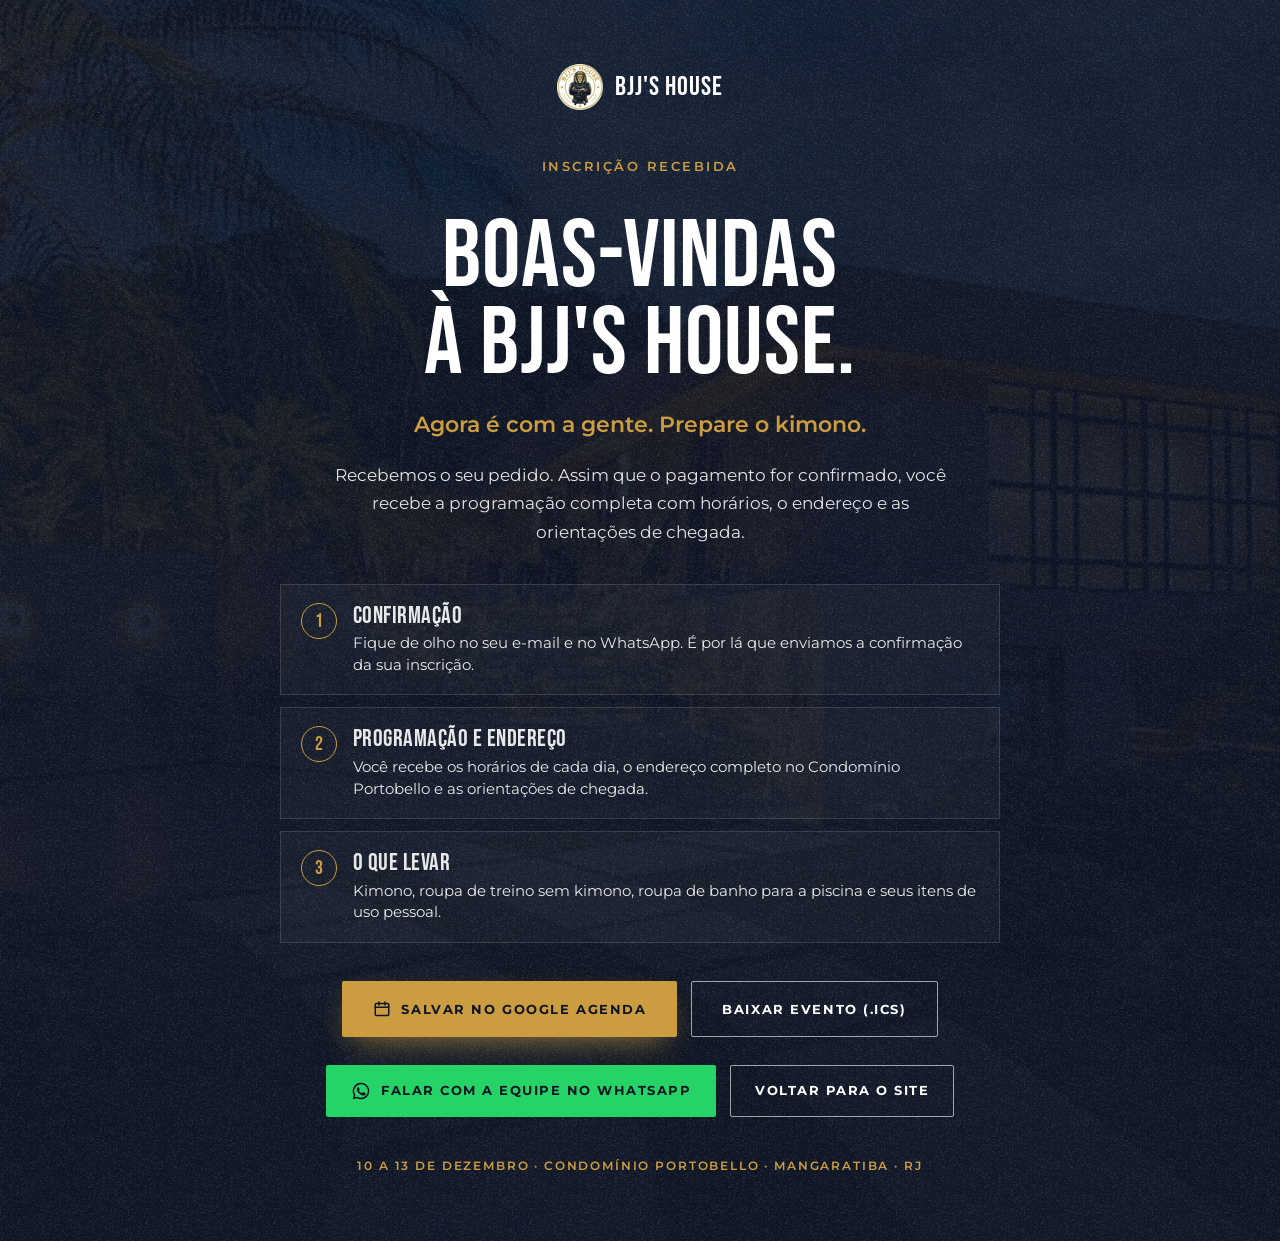
<file: obrigado.html>
<!doctype html>
<html lang="pt-BR">
<head>
<meta charset="utf-8">
<meta name="viewport" content="width=device-width, initial-scale=1, viewport-fit=cover">
<title>Inscrição recebida · BJJ'S HOUSE</title>
<meta name="robots" content="noindex, nofollow">
<meta name="theme-color" content="#0e1526">
<link rel="icon" type="image/png" sizes="32x32" href="assets/img/favicon-32.png">
<link rel="apple-touch-icon" href="assets/img/apple-touch-icon.png">
<link rel="preconnect" href="https://fonts.googleapis.com">
<link rel="preconnect" href="https://fonts.gstatic.com" crossorigin>
<link rel="stylesheet" href="https://fonts.googleapis.com/css2?family=Bebas+Neue&family=Montserrat:wght@400;500;600;700&display=swap">
<link rel="stylesheet" href="assets/css/style.css?v=20261022-4">
</head>
<body class="thanks-page">

<main class="thanks">
  <div class="wrap thanks-in">
    <a class="brand" href="index.html" aria-label="Voltar para a página da BJJ'S HOUSE">
      <img src="assets/img/logo.webp" alt="" width="46" height="46"><b>BJJ'S HOUSE</b>
    </a>

    <p class="kicker light">Inscrição recebida</p>
    <h1>Boas-vindas à BJJ'S HOUSE.</h1>
    <p class="serif thanks-tag">Agora é com a gente. Prepare o kimono.</p>
    <p class="thanks-lead">Recebemos o seu pedido. Assim que o pagamento for confirmado, você recebe a programação completa com horários, o endereço e as orientações de chegada.</p>

    <ol class="thanks-steps">
      <li><span>1</span><div><b>Confirmação</b>Fique de olho no seu e-mail e no WhatsApp. É por lá que enviamos a confirmação da sua inscrição.</div></li>
      <li><span>2</span><div><b>Programação e endereço</b>Você recebe os horários de cada dia, o endereço completo no Condomínio Portobello e as orientações de chegada.</div></li>
      <li><span>3</span><div><b>O que levar</b>Kimono, roupa de treino sem kimono, roupa de banho para a piscina e seus itens de uso pessoal.</div></li>
    </ol>

    <div class="btns center">
      <a class="btn btn-gold btn-lg" target="_blank" rel="noopener" href="https://calendar.google.com/calendar/render?action=TEMPLATE&amp;text=BJJ%27S%20HOUSE%20%C2%B7%20Camp%20de%20Jiu-Jitsu&amp;dates=20261210/20261214&amp;location=Condom%C3%ADnio%20Portobello%2C%20Mangaratiba%20-%20RJ&amp;details=Camp%20com%20Fernando%20Terer%C3%AA%20e%20Tainan%20Dalpra.%20A%20programa%C3%A7%C3%A3o%20completa%20%C3%A9%20enviada%20aos%20inscritos."><svg class="ic" viewBox="0 0 24 24" aria-hidden="true"><rect x="3" y="4.5" width="18" height="16" rx="1.5"/><path d="M3 9.5h18M8 2.5v4M16 2.5v4"/></svg>Salvar no Google Agenda</a>
      <a class="btn btn-line btn-lg" href="assets/bjjs-house-camp.ics" download>Baixar evento (.ics)</a>
    </div>
    <div class="btns center">
      <a class="btn btn-wa" data-wa href="#" hidden><svg class="ic" viewBox="0 0 24 24" aria-hidden="true"><path stroke="none" fill="currentColor" d="M12 2a10 10 0 0 0-8.6 15.1L2 22l5-1.3A10 10 0 1 0 12 2Zm0 18.2a8.2 8.2 0 0 1-4.2-1.2l-.3-.2-3 .8.8-2.9-.2-.3A8.2 8.2 0 1 1 12 20.2Zm4.5-6.1c-.2-.1-1.5-.7-1.7-.8-.2-.1-.4-.1-.6.1l-.8 1c-.1.2-.3.2-.5.1a6.7 6.7 0 0 1-3.3-2.9c-.2-.4.3-.4.8-1.3.1-.2 0-.3 0-.5l-.8-1.8c-.2-.5-.4-.4-.6-.4h-.5a1 1 0 0 0-.7.3 3 3 0 0 0-.9 2.2 5.2 5.2 0 0 0 1.1 2.7 11.8 11.8 0 0 0 4.5 4c1.7.7 2.3.8 3.2.6.5-.1 1.5-.6 1.7-1.2.2-.6.2-1.1.2-1.2-.1-.1-.2-.2-.4-.3Z"/></svg>Falar com a equipe no WhatsApp</a>
      <a class="btn btn-line" href="index.html">Voltar para o site</a>
    </div>

    <p class="thanks-note">10 a 13 de dezembro · Condomínio Portobello · Mangaratiba · RJ</p>
  </div>
</main>

<script src="assets/js/config.js?v=20261022-4"></script>
<script>
(function () {
  var CFG = window.BJJ_CONFIG || {};
  var n = String(CFG.whatsapp || "").replace(/\D/g, "");
  if (n) {
    var a = document.querySelector("[data-wa]");
    a.href = "https://wa.me/" + n + "?text=" + encodeURIComponent("Olá! Acabei de fazer minha inscrição no Camp da BJJ'S HOUSE e gostaria de confirmar os próximos passos.");
    a.target = "_blank"; a.rel = "noopener"; a.hidden = false;
  }
  /* Rastreamento: registra a conclusão da inscrição */
  if (CFG.metaPixelId) {
    !function(f,b,e,v,n,t,s){if(f.fbq)return;n=f.fbq=function(){n.callMethod?n.callMethod.apply(n,arguments):n.queue.push(arguments)};if(!f._fbq)f._fbq=n;n.push=n;n.loaded=!0;n.version="2.0";n.queue=[];t=b.createElement(e);t.async=!0;t.src=v;s=b.getElementsByTagName(e)[0];s.parentNode.insertBefore(t,s)}(window,document,"script","https://connect.facebook.net/en_US/fbevents.js");
    fbq("init", CFG.metaPixelId); fbq("track", "PageView"); fbq("track", "CompleteRegistration");
  }
  if (CFG.ga4Id) {
    var s = document.createElement("script"); s.async = true;
    s.src = "https://www.googletagmanager.com/gtag/js?id=" + encodeURIComponent(CFG.ga4Id);
    document.head.appendChild(s);
    window.dataLayer = window.dataLayer || [];
    window.gtag = function () { window.dataLayer.push(arguments); };
    gtag("js", new Date()); gtag("config", CFG.ga4Id); gtag("event", "sign_up", { method: "checkout" });
  }
})();
</script>
</body>
</html>
</file>
<file: assets/css/style.css>
/* =====================================================================
   BJJ'S HOUSE · Página de vendas
   Faixas alternadas (navy / branco / creme), container de 1120px.
   Efeitos: intro, revelações ao rolar, parallax, partículas, faixas
   em movimento, galeria horizontal, cursor e botões magnéticos.
   Todos os efeitos respeitam "reduzir movimento" do sistema.
   ===================================================================== */
:root{
  --navy:#1b2540; --navy-2:#232f50; --ink:#0e1526;
  --gold:#cc9d40; --gold-lt:#e0b866; --gold-tx:#8a6420;   /* gold-tx: dourado para texto sobre fundo claro (contraste AA) */
  --cream:#f4f0e8; --paper:#ffffff; --muted:#5b6478; --red:#b4483c;
  --line-dk:rgba(255,255,255,.13); --line-lt:rgba(27,37,64,.13);
  --wa:#25d366;
  --f-display:"Bebas Neue","Oswald","Arial Narrow",Impact,sans-serif;
  --f-body:"Montserrat","Helvetica Neue",Arial,sans-serif;
  --wrap:1120px;
  --annc-h:34px;
  --ease:cubic-bezier(.22,1,.36,1);
  --ease-io:cubic-bezier(.76,0,.24,1);
  --shadow:0 24px 60px -24px rgba(14,21,38,.38);
  color-scheme:light;
}

/* ---------- base ---------- */
*,*::before,*::after{box-sizing:border-box}
html{scroll-behavior:smooth;scroll-padding-top:84px;-webkit-text-size-adjust:100%}
html.smooth{scroll-behavior:auto}
body{margin:0;background:var(--paper);color:var(--navy);font-family:var(--f-body);font-size:16px;line-height:1.7;-webkit-font-smoothing:antialiased;overflow-x:hidden}
html.lock body{overflow:hidden}
main,footer{overflow-x:clip}
[hidden]{display:none!important}
img{max-width:100%;display:block}
a{color:inherit}
p{margin:0}
figure{margin:0}
button{font:inherit;color:inherit}
::selection{background:var(--gold);color:var(--ink)}
h1,h2,h3{font-family:var(--f-display);font-weight:400;line-height:.95;letter-spacing:.01em;margin:0;text-transform:uppercase;text-wrap:balance}
h2{font-size:clamp(42px,5.6vw,74px)}
h2 em{font-style:normal;color:var(--gold-tx)}
.dark h2 em,.final h2 em{color:var(--gold)}
strong{font-weight:700}
.wrap{max-width:var(--wrap);margin-inline:auto;padding-inline:20px;position:relative;z-index:1}
section{padding-block:120px;position:relative}
.dark{background:var(--navy);color:var(--paper)}
.cream{background:var(--cream)}
.serif{font-family:var(--f-body);font-style:normal;font-weight:600;text-transform:none;letter-spacing:0}
.lead{font-weight:500;font-size:19px;line-height:1.55}
.stack{display:flex;flex-direction:column;gap:18px}
.center{text-align:center}
.sr-only{position:absolute;width:1px;height:1px;padding:0;margin:-1px;overflow:hidden;clip:rect(0,0,0,0);white-space:nowrap;border:0}
.skip{position:absolute;left:12px;top:-60px;z-index:500;background:var(--gold);color:var(--ink);padding:10px 16px;font-weight:700;text-decoration:none}
.skip:focus{top:12px}
.ic{width:20px;height:20px;flex:none;fill:none;stroke:currentColor;stroke-width:1.7;stroke-linecap:round;stroke-linejoin:round}
:focus-visible{outline:2px solid var(--gold);outline-offset:3px}

/* textura de granulação (seções escuras) */
.grain{isolation:isolate}
.grain::before{content:"";position:absolute;inset:0;background:url("../img/grain.png");pointer-events:none;z-index:0}

/* números/textos gigantes decorativos */
.exp,#mestres,.benef,#ingressos{overflow:hidden}
.ghost-num{position:absolute;top:30px;left:-1.5vw;font-family:var(--f-display);font-size:clamp(200px,28vw,420px);line-height:.8;color:transparent;-webkit-text-stroke:1.5px rgba(27,37,64,.07);pointer-events:none;user-select:none;z-index:0}
.ghost-num.right{left:auto;right:-1.5vw}
.ghost-text{position:absolute;top:56px;left:0;white-space:nowrap;font-family:var(--f-display);font-size:clamp(120px,17vw,250px);line-height:1;text-transform:uppercase;color:transparent;-webkit-text-stroke:1px rgba(204,157,64,.13);pointer-events:none;user-select:none;z-index:0}

/* kicker (número + rótulo da seção) */
.kicker{display:flex;align-items:center;gap:12px;margin:0 0 20px;font-weight:600;font-size:12.5px;letter-spacing:.2em;text-transform:uppercase;color:var(--gold-tx)}
.kicker span{font-family:var(--f-display);font-size:22px;letter-spacing:.04em;line-height:1;display:flex;align-items:center;gap:12px}
.kicker span::after{content:"";width:34px;height:1px;background:currentColor;opacity:.75;transform-origin:left;transition:transform 1s var(--ease) .35s}
.dark .kicker,.kicker.light{color:var(--gold)}
.sec-head.center .kicker,.center .kicker{justify-content:center}
.sec-head{max-width:840px;margin-bottom:64px}
.sec-head.center{margin-inline:auto;text-align:center}
.sec-sub{margin-top:20px;opacity:.85;max-width:62ch}

/* ---------- botões ---------- */
.btn{position:relative;overflow:hidden;isolation:isolate;display:inline-flex;align-items:center;justify-content:center;gap:10px;font-family:var(--f-body);font-weight:700;font-size:12.5px;letter-spacing:.12em;text-transform:uppercase;text-decoration:none;text-align:center;line-height:1.3;padding:15px 24px;border-radius:2px;border:1.5px solid transparent;cursor:pointer;transition:transform .45s var(--ease),background .3s ease,color .3s ease,box-shadow .3s ease,border-color .3s ease}
.btn>span,.btn>svg{position:relative;z-index:1;transition:transform .45s var(--ease)}
.btn:hover{transform:translateY(-2px)}
.btn .ic{width:18px;height:18px;stroke-width:2}
.btn:hover .ic{transform:translateX(4px)}
.btn-lg{padding:18px 30px;font-size:13px}
.btn-block{width:100%}
.btn-gold{background:var(--gold);color:var(--ink);box-shadow:0 12px 32px -12px rgba(204,157,64,.8)}
.btn-gold::after{content:"";position:absolute;top:0;bottom:0;left:-70%;width:45%;background:linear-gradient(100deg,transparent,rgba(255,255,255,.55),transparent);transform:skewX(-20deg);animation:shine 5s ease-in-out infinite;z-index:0;pointer-events:none}
.btn-gold:hover{background:var(--gold-lt);box-shadow:0 18px 40px -12px rgba(204,157,64,.95)}
@keyframes shine{0%,72%{left:-70%}100%{left:135%}}
.btn-line{border-color:rgba(255,255,255,.6);color:var(--paper)}
.btn-line::before,.btn-navy::before{content:"";position:absolute;inset:0;z-index:0;transform:scaleX(0);transform-origin:right;transition:transform .55s var(--ease)}
.btn-line::before{background:var(--paper)}
.btn-line:hover{color:var(--ink);border-color:var(--paper)}
.btn-line:hover::before,.btn-navy:hover::before{transform:scaleX(1);transform-origin:left}
.btn-navy{background:var(--navy);color:var(--paper)}
.btn-navy::before{background:var(--gold)}
.btn-navy:hover{color:var(--ink)}
.btn-wa{background:var(--wa);color:var(--ink)}
.btn-wa:hover{background:#3ee07c}
.btn-wa .ic{stroke:none;fill:currentColor;width:20px;height:20px}
.btn.glow{animation:glow 2.8s ease-in-out infinite}
@keyframes glow{0%,100%{box-shadow:0 12px 32px -12px rgba(204,157,64,.8),0 0 0 0 rgba(204,157,64,.45)}50%{box-shadow:0 12px 32px -12px rgba(204,157,64,.8),0 0 0 14px rgba(204,157,64,0)}}
.btn.sold{opacity:.5;pointer-events:none}

/* ---------- intro ---------- */
.intro{display:none}
.js:not(.no-intro) .intro{display:flex;position:fixed;inset:0;z-index:300;background:var(--ink);color:var(--paper);align-items:center;justify-content:center;clip-path:inset(0 0 0 0);animation:introSafety .5s 2.6s forwards}
.intro::before{content:"";position:absolute;inset:0;background:url("../img/grain.png"),radial-gradient(ellipse at center,rgba(204,157,64,.12),transparent 60%);pointer-events:none}
.intro-in{position:relative;display:flex;flex-direction:column;align-items:center;gap:20px;transition:transform .8s var(--ease-io),opacity .6s ease}
.intro-logo{width:118px;height:auto;opacity:0;transform:scale(.6) rotate(-12deg);animation:introLogo .7s var(--ease) forwards}
.intro-word{display:flex;overflow:hidden;font-family:var(--f-display);font-size:clamp(48px,8vw,92px);letter-spacing:.06em;line-height:1;padding-top:.06em}
.intro-word span{display:inline-block;transform:translateY(110%);animation:introCh .6s var(--ease) forwards;animation-delay:calc(var(--i) * 28ms + .12s)}
.intro-word .gap{width:.28em}
.intro-bar{width:190px;height:1px;background:rgba(255,255,255,.15);overflow:hidden}
.intro-bar i{display:block;height:100%;background:linear-gradient(90deg,var(--gold),var(--gold-lt));transform:scaleX(0);transform-origin:left;animation:introBar .85s var(--ease-io) .05s forwards}
.intro-sub{font-family:var(--f-body);font-weight:600;font-size:17px;color:var(--gold);opacity:0;animation:fadeIn .5s ease .4s forwards}
.intro.out{clip-path:inset(0 0 100% 0);transition:clip-path .8s var(--ease-io)}
.intro.out .intro-in{transform:translateY(-80px);opacity:0}
@keyframes introLogo{to{opacity:1;transform:none}}
@keyframes introCh{to{transform:none}}
@keyframes introBar{to{transform:scaleX(1)}}
@keyframes fadeIn{to{opacity:1}}
@keyframes introSafety{to{opacity:0;visibility:hidden}}

/* ---------- cursor ---------- */
.cursor{display:none}
.has-cursor .cursor{display:block}
.has-cursor,.has-cursor a,.has-cursor button,.has-cursor summary,.has-cursor .tile{cursor:none}
.cursor-ring,.cursor-dot{position:fixed;left:0;top:0;z-index:400;pointer-events:none;border-radius:50%;will-change:transform}
.cursor-ring{width:40px;height:40px;margin:-20px 0 0 -20px;border:1px solid rgba(204,157,64,.85);display:grid;place-items:center;transition:width .4s var(--ease),height .4s var(--ease),margin .4s var(--ease),background .3s,border-color .3s,opacity .3s}
.cursor-ring em{font-style:normal;font-weight:700;font-size:11px;letter-spacing:.14em;text-transform:uppercase;color:var(--ink);opacity:0;transition:opacity .2s}
.cursor-dot{width:6px;height:6px;margin:-3px 0 0 -3px;background:var(--gold);transition:opacity .3s}
.cursor.hover .cursor-ring{width:66px;height:66px;margin:-33px 0 0 -33px;background:rgba(204,157,64,.14)}
.cursor.label .cursor-ring{width:88px;height:88px;margin:-44px 0 0 -44px;background:var(--gold);border-color:var(--gold)}
.cursor.label .cursor-ring em{opacity:1}
.cursor.label .cursor-dot,.cursor.hover .cursor-dot{opacity:0}
.cursor.off .cursor-ring,.cursor.off .cursor-dot{opacity:0}

/* ---------- topo ---------- */
.top{position:fixed;inset:0 0 auto 0;z-index:50;transition:transform .55s var(--ease),background .4s ease,box-shadow .4s ease}
.annc{height:var(--annc-h);background:var(--gold);color:var(--ink);font-size:11.5px;font-weight:700;letter-spacing:.12em;text-transform:uppercase;position:relative;overflow:hidden}
.annc::after{content:"";position:absolute;top:0;bottom:0;left:-30%;width:25%;background:linear-gradient(100deg,transparent,rgba(255,255,255,.45),transparent);transform:skewX(-20deg);animation:shine 7s ease-in-out infinite}
.annc-in{height:100%;display:flex;align-items:center;justify-content:center;gap:22px;white-space:nowrap;overflow:hidden}
.annc-in>span+span::before{content:"·";margin-right:22px;opacity:.6}
.annc-cd{font-variant-numeric:tabular-nums}
.nav{display:flex;align-items:center;justify-content:space-between;gap:20px;height:76px;transition:height .4s var(--ease)}
.ready .nav{animation:navIn 1s var(--ease) .55s both}
@keyframes navIn{from{opacity:0;transform:translateY(-16px)}}
.brand{display:flex;align-items:center;gap:12px;text-decoration:none;color:var(--paper);flex:none}
.brand img{width:46px;height:auto;transition:transform .8s var(--ease)}
.brand:hover img{transform:rotate(-12deg) scale(1.05)}
.brand b{font-family:var(--f-display);font-weight:400;font-size:27px;letter-spacing:.04em;line-height:1}
.menu{display:flex;align-items:center;gap:22px}
.menu a:not(.btn){position:relative;white-space:nowrap;font-size:11.5px;font-weight:600;letter-spacing:.14em;text-transform:uppercase;text-decoration:none;color:var(--paper);opacity:.85;transition:opacity .2s,color .2s}
.menu a:not(.btn)::after{content:"";position:absolute;left:0;right:0;bottom:-7px;height:1px;background:var(--gold);transform:scaleX(0);transform-origin:right;transition:transform .5s var(--ease)}
.menu a:not(.btn):hover,.menu a.active{opacity:1;color:var(--gold)}
.menu a:not(.btn):hover::after,.menu a.active::after{transform:scaleX(1);transform-origin:left}
.menu-cta{display:none}
.nav-cta{white-space:nowrap;padding:13px 20px}
.burger{display:none;width:44px;height:44px;border:1px solid var(--line-dk);background:transparent;cursor:pointer;flex-direction:column;align-items:center;justify-content:center;gap:5px;padding:0}
.burger span{width:20px;height:1.5px;background:var(--paper);transition:transform .3s var(--ease),opacity .2s}
.burger[aria-expanded="true"] span:nth-child(1){transform:translateY(6.5px) rotate(45deg)}
.burger[aria-expanded="true"] span:nth-child(2){opacity:0}
.burger[aria-expanded="true"] span:nth-child(3){transform:translateY(-6.5px) rotate(-45deg)}
.top.scrolled{transform:translateY(calc(-1 * var(--annc-h)));background:rgba(14,21,38,.95);box-shadow:0 10px 30px -18px rgba(0,0,0,.6)}
@supports (backdrop-filter:blur(8px)){.top.scrolled{background:rgba(14,21,38,.88);backdrop-filter:blur(14px) saturate(1.3);-webkit-backdrop-filter:blur(14px) saturate(1.3)}}
.top.scrolled .nav{height:66px}
.top.scrolled.hide{transform:translateY(-101%)}
.progress{position:absolute;left:0;right:0;bottom:0;height:2px;opacity:0;transition:opacity .3s}
.top.scrolled .progress{opacity:1}
.progress i{display:block;height:100%;background:linear-gradient(90deg,var(--gold),var(--gold-lt));transform:scaleX(var(--sp,0));transform-origin:left}

/* ---------- hero ---------- */
.hero{min-height:100vh;min-height:100svh;display:flex;flex-direction:column;justify-content:center;background:var(--ink);color:var(--paper);padding:0;overflow:hidden;isolation:isolate}
.hero-bg{position:absolute;inset:-4% 0;z-index:-3;will-change:transform}
.hero-bg-m{position:absolute;inset:-3%;transform:translate3d(calc(var(--mx,0) * -16px),calc(var(--my,0) * -12px),0)}
.hero-bg img{width:100%;height:100%;object-fit:cover;animation:kenburns 26s ease-in-out infinite alternate}
@keyframes kenburns{from{transform:scale(1.03)}to{transform:scale(1.15) translate(-1.5%,-1%)}}
.hero-shade{position:absolute;inset:0;z-index:-2;background:
  url("../img/grain.png"),
  linear-gradient(180deg,rgba(14,21,38,.55) 0%,rgba(14,21,38,0) 22%,rgba(14,21,38,0) 58%,#0e1526 100%),
  linear-gradient(90deg,rgba(14,21,38,.95) 0%,rgba(14,21,38,.78) 40%,rgba(14,21,38,.2) 100%)}
.particles{position:absolute;inset:0;width:100%;height:100%;z-index:-1;pointer-events:none}
/* os dois mestres, recortados, à direita do topo */
.hero-masters{position:absolute;z-index:0;right:2.5vw;bottom:0;width:min(42vw,calc((100vh - 150px) * .859));pointer-events:none}
.hero-masters::before{content:"";position:absolute;inset:6% -14% 0;z-index:-1;background:radial-gradient(48% 46% at 50% 58%,rgba(14,21,38,.78),rgba(14,21,38,0) 100%),radial-gradient(36% 30% at 50% 34%,rgba(204,157,64,.22),rgba(204,157,64,0) 100%)}
.hero-masters img{display:block;width:100%;height:auto;filter:drop-shadow(0 26px 40px rgba(0,0,0,.5));-webkit-mask-image:linear-gradient(180deg,#000 70%,transparent 99%);mask-image:linear-gradient(180deg,#000 70%,transparent 99%)}
.hero .scroll-cue{display:none}
.hero-grid{width:100%;display:grid;grid-template-columns:minmax(0,1fr);gap:56px;align-items:end;padding-top:calc(var(--annc-h) + 76px + 56px);padding-bottom:56px;will-change:transform,opacity}
.hero-text{display:flex;flex-direction:column;min-width:0}
.hero-date{font-weight:600;font-size:13px;letter-spacing:.18em;text-transform:uppercase;color:var(--gold);margin-bottom:16px}
.hero h1{font-size:clamp(78px,11.6vw,160px);line-height:.84}
.h1-brand{display:block}
.h1w{display:inline-block;overflow:hidden;vertical-align:top;padding:.06em .02em 0;margin:-.06em -.02em 0}
.h1w .ch{display:inline-block}
.hero .tag{font-size:clamp(19px,2vw,26px);margin-top:16px;line-height:1.35;max-width:32ch}
.shimmer,.gold-grad{background:linear-gradient(100deg,var(--gold) 0%,#f6dc9c 22%,var(--gold) 44%,#b8862f 70%,var(--gold) 100%);background-size:220% 100%;-webkit-background-clip:text;background-clip:text;color:transparent;animation:gradMove 7s linear infinite}
@keyframes gradMove{from{background-position:0% 0}to{background-position:-220% 0}}
.hero .sub{font-weight:500;font-size:clamp(17px,1.7vw,20px);line-height:1.55;margin-top:18px;max-width:none}
.hero .sub strong{color:var(--gold-lt);font-weight:600}
.nobr{white-space:nowrap}
.btns{display:flex;flex-wrap:wrap;gap:14px;margin-top:30px}
.btns.center{justify-content:center}
.seal{display:inline-flex;align-self:flex-start;align-items:center;gap:10px;margin-top:26px;font-weight:600;font-size:11px;letter-spacing:.14em;text-transform:uppercase;color:var(--gold)}
.seal::before,.live-dot{content:"";width:8px;height:8px;border-radius:50%;background:var(--gold);flex:none;animation:pulse 2s infinite}
@keyframes pulse{0%{box-shadow:0 0 0 0 rgba(204,157,64,.6)}70%{box-shadow:0 0 0 10px rgba(204,157,64,0)}100%{box-shadow:0 0 0 0 rgba(204,157,64,0)}}

.hero-card-wrap{perspective:1000px;min-width:0}
.hero-card{position:relative;overflow:hidden;background:rgba(14,21,38,.78);border:1px solid rgba(204,157,64,.42);padding:28px;display:flex;flex-direction:column;gap:22px;box-shadow:0 40px 80px -30px rgba(0,0,0,.75);transform:rotateX(var(--rx,0deg)) rotateY(var(--ry,0deg));transition:transform .25s ease-out}
@supports (backdrop-filter:blur(8px)){.hero-card{background:rgba(14,21,38,.55);backdrop-filter:blur(16px) saturate(1.2);-webkit-backdrop-filter:blur(16px) saturate(1.2)}}
.hc-shine{position:absolute;inset:0;pointer-events:none;background:radial-gradient(500px circle at var(--hx,50%) var(--hy,0%),rgba(204,157,64,.18),transparent 45%)}
.hero-card>*{position:relative}
.hero-card>.hc-shine{position:absolute}
.hc-label{font-weight:600;font-size:11px;letter-spacing:.18em;text-transform:uppercase;color:var(--gold);margin-bottom:12px}
.cd{display:grid;grid-template-columns:repeat(4,1fr);gap:8px}
.cd>div{border:1px solid var(--line-dk);background:rgba(255,255,255,.04);padding:10px 4px 8px;text-align:center;min-width:0;overflow:hidden}
.cd b{display:block;font-family:var(--f-display);font-weight:400;font-size:42px;line-height:1;font-variant-numeric:tabular-nums;color:var(--paper)}
.cd b.tick{animation:tick .55s var(--ease)}
@keyframes tick{from{transform:translateY(-45%);opacity:.15}}
.cd small{display:block;font-size:9.5px;font-weight:600;letter-spacing:.16em;text-transform:uppercase;opacity:.7;margin-top:4px}
.hc-masters{display:flex;align-items:center;gap:14px;padding-top:20px;border-top:1px solid var(--line-dk)}
.avatars{display:flex;flex:none}
.avatars img{width:54px;height:54px;border-radius:50%;object-fit:cover;border:2px solid var(--gold);background:var(--navy);transition:transform .5s var(--ease)}
.avatars img+img{margin-left:-14px}
.hero-card:hover .avatars img:first-child{transform:translateX(-4px) rotate(-6deg)}
.hero-card:hover .avatars img+img{transform:translateX(4px) rotate(6deg)}
.hc-masters small{display:block;font-size:10px;font-weight:600;letter-spacing:.16em;text-transform:uppercase;color:var(--gold)}
.hc-masters b{display:block;font-family:var(--f-display);font-weight:400;font-size:23px;line-height:1.05;letter-spacing:.02em}
.hc-list{list-style:none;margin:0;padding:0;display:flex;flex-direction:column;gap:9px;font-size:14px;font-weight:500}
.hc-list li{display:flex;gap:10px;align-items:flex-start;line-height:1.45}
.hc-list .ic{color:var(--gold);width:18px;height:18px;margin-top:1px;stroke-width:2.2}

.facts{list-style:none;margin:0;padding:28px 0 44px;display:grid;grid-template-columns:repeat(4,1fr);gap:24px;border-top:1px solid var(--line-dk)}
.facts li{display:flex;gap:14px;align-items:flex-start;min-width:0}
.facts .ic{width:26px;height:26px;color:var(--gold);stroke-width:1.5;margin-top:2px}
.facts b{display:block;font-family:var(--f-display);font-weight:400;font-size:24px;line-height:1.05;letter-spacing:.02em}
.facts span{display:block;font-size:12.5px;opacity:.72;line-height:1.4;margin-top:3px}
.facts b span{display:inline;font-size:inherit;opacity:1;margin:0;line-height:inherit}

.scroll-cue{position:absolute;right:26px;bottom:150px;display:flex;flex-direction:column;align-items:center;gap:14px;color:var(--paper);text-decoration:none;opacity:.75;transition:opacity .3s}
.scroll-cue:hover{opacity:1}
.scroll-cue span{writing-mode:vertical-rl;font-size:10.5px;font-weight:600;letter-spacing:.24em;text-transform:uppercase}
.scroll-cue i{position:relative;width:1px;height:64px;background:rgba(255,255,255,.2);overflow:hidden}
.scroll-cue i::after{content:"";position:absolute;left:0;top:-40%;width:100%;height:40%;background:var(--gold);animation:cue 2.2s var(--ease-io) infinite}
@keyframes cue{to{top:100%}}

/* entrada do hero (após a intro) */
.js [data-h]{opacity:0;transform:translate3d(0,34px,0);animation:safeShow .01s 5.5s forwards}
.ready [data-h]{opacity:1;transform:none;transition:opacity 1s var(--ease),transform 1.3s var(--ease);transition-delay:calc(var(--d,0) * 85ms + 120ms)}
.js .h1w .ch{transform:translate3d(0,110%,0) rotate(7deg);transform-origin:left bottom;animation:safeShow .01s 5.5s forwards}
.ready .h1w .ch{transform:none;transition:transform 1.25s var(--ease);transition-delay:calc(var(--i) * 55ms + 220ms)}
@keyframes safeShow{to{opacity:1;transform:none}}

/* ---------- faixas em movimento ---------- */
.bands{position:relative;height:clamp(170px,17vw,240px);overflow:hidden;background:var(--paper);display:grid;place-items:center}
.band{position:absolute;left:-5%;right:-5%;padding:16px 0;overflow:hidden;white-space:nowrap}
.band-a{background:var(--gold);color:var(--ink);transform:rotate(-2.4deg);z-index:2;box-shadow:0 20px 40px -20px rgba(14,21,38,.4)}
.band-b{background:var(--navy);color:var(--paper);transform:rotate(2deg);z-index:1}
.band-track{display:flex;width:max-content;animation:marquee var(--dur,40s) linear infinite;will-change:transform}
.band-track[data-dir="-1"]{animation-direction:reverse}
.mq-group{display:flex;align-items:center;gap:30px;padding-right:30px;flex:none}
.band span{font-family:var(--f-display);font-size:clamp(30px,3.6vw,50px);letter-spacing:.04em;line-height:1;text-transform:uppercase}
.band span.o{color:transparent;-webkit-text-stroke:1px rgba(255,255,255,.9)}
.band i{font-style:normal;font-size:clamp(16px,1.6vw,22px);line-height:1}
.band-b i{color:var(--gold)}
@keyframes marquee{from{transform:translate3d(0,0,0)}to{transform:translate3d(calc(-1 * var(--gw,50%)),0,0)}}

/* ---------- revelações ao rolar ---------- */
.js .reveal{opacity:0;transform:translate3d(0,40px,0);transition:opacity 1s var(--ease),transform 1.2s var(--ease);transition-delay:var(--rd,0ms)}
.js .reveal.r-left{transform:translate3d(-60px,0,0)}
.js .reveal.r-right{transform:translate3d(60px,0,0)}
.js .reveal.r-zoom{transform:scale(.93)}
.js .reveal.r-clip{opacity:1;transform:none;clip-path:inset(100% 0 0 0);transition:clip-path 1.4s var(--ease-io);transition-delay:var(--rd,0ms)}
.js .reveal.r-clip img{transform:scale(1.32);transition:transform 2s var(--ease)}
.js .reveal.in{opacity:1;transform:none}
.js .reveal.r-clip.in{clip-path:inset(0 0 0 0)}
.js .reveal.r-clip.done{clip-path:none}
.js .reveal.r-clip.in img{transform:scale(1)}
.js .reveal.done{transition:opacity .4s ease,transform .5s var(--ease),box-shadow .4s ease,border-color .4s ease,background .4s ease}
.js .kicker span::after{transform:scaleX(0)}
.js .kicker.in span::after{transform:scaleX(1)}

/* listas em cascata */
.js .stagger>*{opacity:0;transform:translate3d(0,18px,0);transition:opacity .8s var(--ease),transform .9s var(--ease);transition-delay:calc(var(--si,0) * 80ms + 150ms)}
.js .stagger.in>*{opacity:1;transform:none}
.js .stagger .ic{stroke-dasharray:1;stroke-dashoffset:1;transition:stroke-dashoffset .9s var(--ease);transition-delay:calc(var(--si,0) * 80ms + 450ms)}
.js .stagger.in .ic{stroke-dashoffset:0}

/* títulos palavra por palavra */
.split .w{display:inline-block;overflow:hidden;vertical-align:top;padding:.14em .05em .12em 0;margin:-.14em -.05em -.12em 0}
.split .wi{display:inline-block;transform:translate3d(0,115%,0);transition:transform 1.15s var(--ease);transition-delay:calc(var(--i) * 40ms)}
.split.in .wi{transform:none}

/* brilho que segue o mouse */
[data-spot]{position:relative}
[data-spot]::after{content:"";position:absolute;inset:0;pointer-events:none;background:radial-gradient(440px circle at var(--x,50%) var(--y,50%),rgba(204,157,64,.17),transparent 45%);opacity:0;transition:opacity .45s ease;z-index:0}
[data-spot]:hover::after{opacity:1}
[data-spot]>*{position:relative;z-index:1}

/* ---------- 01 experiência ---------- */
.two{display:grid;grid-template-columns:1fr 1fr;gap:72px;align-items:start}
.two>*{min-width:0}
.pillars{display:grid;grid-template-columns:repeat(3,1fr);gap:24px;margin-top:96px}
.pillar{border-top:1px solid var(--line-lt);padding:30px 24px 30px 0;display:flex;flex-direction:column;gap:12px;min-width:0}
.pillar::before{content:"";position:absolute;top:-1px;left:0;right:0;height:2px;background:var(--gold);transform-origin:left;transition:transform 1.4s var(--ease) .35s;z-index:1}
.js .pillar::before{transform:scaleX(0)}
.js .pillar.in::before{transform:scaleX(1)}
.pnum{font-family:var(--f-body);font-weight:600;font-size:20px;color:var(--gold-tx);line-height:1}
.pillar h3{font-size:52px;transition:letter-spacing .6s var(--ease),color .4s}
.pillar:hover h3{letter-spacing:.05em;color:var(--gold-tx)}
.pillar p{color:var(--muted)}

/* ---------- 02 mestres ---------- */
#mestres .sec-head{max-width:900px}
.mestres-grid{display:grid;grid-template-columns:1fr 1fr;gap:48px;align-items:start}
.mestre{display:flex;flex-direction:column;gap:14px;min-width:0}
.mestre.m2{margin-top:96px}
.mestre-img{position:relative;overflow:hidden;aspect-ratio:854/626;background:var(--navy-2)}
.mestre-img::after{content:"";position:absolute;inset:0;box-shadow:inset 0 0 0 1px rgba(204,157,64,.35);pointer-events:none;z-index:2}
.pi{position:absolute;inset:-9% 0;will-change:transform}
.pi img{width:100%;height:100%;object-fit:cover}
.mestre-img img,.conv-img img,.d-img img{transition:transform 1.2s var(--ease)}
.mestre:hover .mestre-img img,.js .mestre:hover .mestre-img.reveal.r-clip.in img{transform:scale(1.07)}
.m-badge{position:absolute;left:16px;top:16px;z-index:3;background:rgba(14,21,38,.78);color:var(--gold);border:1px solid rgba(204,157,64,.5);font-weight:700;font-size:10.5px;letter-spacing:.14em;text-transform:uppercase;padding:7px 12px}
.mestre h3{font-size:clamp(46px,4.8vw,62px);margin-top:14px}
.mestre .serif{color:var(--gold);font-size:18px;line-height:1.3}
.mestre p:not(.serif){opacity:.86}
.mstats{list-style:none;margin:10px 0 0;padding:0;display:grid;grid-template-columns:repeat(3,1fr);border-top:1px solid var(--line-dk)}
.mstats li{padding:20px 12px 0 0;min-width:0}
.mstats li+li{border-left:1px solid var(--line-dk);padding-left:16px}
.mstats{row-gap:24px}
.mstats li:nth-child(3n+4){border-left:0;padding-left:0}
#mestres .sec-sub{margin:22px 0 0;color:var(--gold);font-size:clamp(19px,1.9vw,23px);line-height:1.35}
.mstats b{display:block;font-family:var(--f-display);font-weight:400;font-size:clamp(44px,4.6vw,60px);line-height:1;color:var(--gold);font-variant-numeric:tabular-nums}
.mstats small{display:block;font-size:10.5px;font-weight:600;letter-spacing:.1em;text-transform:uppercase;opacity:.78;line-height:1.45;margin-top:8px}
.closing{max-width:860px;margin:80px auto 0;text-align:center;font-size:17px;opacity:.88}
.closing strong{color:var(--gold-lt)}
.closing+.closing{margin-top:18px}

/* ---------- 03 convivência ---------- */
.conv{display:grid;grid-template-columns:.9fr 1.1fr;gap:88px;align-items:center}
.conv>*{min-width:0}
.conv-media{position:relative}
.conv-frame{position:absolute;inset:30px -26px -30px 26px;border:1px solid var(--gold);z-index:0;pointer-events:none}
.conv-img{position:relative;z-index:1;aspect-ratio:825/1081;overflow:hidden;box-shadow:var(--shadow);background:var(--navy-2)}
.conv-badge{position:absolute;right:-34px;bottom:64px;z-index:2;background:var(--navy);color:var(--paper);padding:20px 26px;font-family:var(--f-body);font-weight:600;font-size:15px;line-height:1.35;box-shadow:var(--shadow)}
.conv-badge b{display:block;font-family:var(--f-display);font-style:normal;font-weight:400;font-size:32px;color:var(--gold);line-height:1}
.conv h2{font-size:clamp(40px,4.6vw,60px)}
blockquote{position:relative;margin:8px 0 0;padding-left:24px;font-family:var(--f-body);font-weight:500;font-size:17px;line-height:1.6}
blockquote::before{content:"";position:absolute;left:0;top:0;bottom:0;width:2px;background:var(--gold);transform-origin:top;transition:transform 1.2s var(--ease) .4s}
.js blockquote.reveal::before{transform:scaleY(0)}
.js blockquote.reveal.in::before{transform:none}

/* ---------- 04 benefícios ---------- */
.benefits{display:grid;grid-template-columns:repeat(3,1fr);gap:22px;perspective:1200px}
.benefit{border:1px solid var(--line-lt);padding:36px 32px;display:flex;flex-direction:column;gap:12px;min-width:0;background:var(--paper)}
.benefit.done:hover{box-shadow:var(--shadow);border-color:rgba(204,157,64,.6)}
.bic{width:56px;height:56px;padding:13px;border:1px solid rgba(204,157,64,.6);border-radius:50%;color:var(--gold-tx);fill:none;stroke:currentColor;stroke-width:1.5;stroke-linecap:round;stroke-linejoin:round;margin-bottom:6px;transition:background .4s,color .4s,transform .6s var(--ease)}
.js .bic{stroke-dasharray:1;stroke-dashoffset:1;transition:stroke-dashoffset 1.8s var(--ease) .35s,background .4s,color .4s,transform .6s var(--ease)}
.js .benefit.in .bic{stroke-dashoffset:0}
.benefit:hover .bic{background:var(--gold);color:var(--ink);transform:rotate(-10deg) scale(1.06)}
.benefit h3{font-size:31px}
.benefit p{color:var(--muted);font-size:15px}

/* ---------- 05 para quem é ---------- */
.fit{display:grid;grid-template-columns:1.15fr 1fr;gap:24px;max-width:1000px;margin-inline:auto}
.fit-col{padding:42px;min-width:0;display:flex;flex-direction:column;gap:20px}
.fit-col.yes{background:var(--paper);border-top:3px solid var(--gold);box-shadow:var(--shadow)}
.fit-col.no{border:1px solid var(--line-lt)}
.fit h3{font-size:38px}
.fit ul{list-style:none;margin:0;padding:0;display:flex;flex-direction:column;gap:14px}
.fit li{display:flex;gap:12px;align-items:flex-start;font-weight:500;line-height:1.5}
.fit li .ic{margin-top:2px;stroke-width:2.2}
.fit .yes .ic{color:var(--gold-tx)}
.fit .no li .ic{color:var(--red)}
.fit .no .btn{align-self:flex-start;margin-top:auto}

/* ---------- 06 programação ---------- */
.tl{position:relative}
.tl-line{position:absolute;left:0;right:0;top:9px;height:2px;background:var(--line-dk);overflow:hidden}
.tl-line i{display:block;width:100%;height:100%;background:linear-gradient(90deg,var(--gold),var(--gold-lt));transform:scaleX(var(--p,0));transform-origin:left}
.days{list-style:none;margin:0;padding:46px 0 0;display:grid;grid-template-columns:repeat(4,1fr);gap:18px}
.day{position:relative;border:1px solid var(--line-dk);padding:30px 26px 32px;display:flex;flex-direction:column;gap:6px;min-width:0;background:rgba(255,255,255,.02)}
.day.done:hover{transform:translateY(-8px);border-color:rgba(204,157,64,.6)}
.day.exclusive{border-color:var(--gold);background:linear-gradient(180deg,rgba(204,157,64,.12),rgba(27,37,64,0) 70%),var(--navy)}
.day .dot{position:absolute;left:26px;top:-43px;width:12px;height:12px;border-radius:50%;background:var(--navy);border:2px solid rgba(255,255,255,.35);transition:background .5s,border-color .5s,box-shadow .5s,transform .5s var(--ease)}
.day.lit .dot{background:var(--gold);border-color:var(--gold);box-shadow:0 0 0 6px rgba(204,157,64,.2),0 0 22px rgba(204,157,64,.6);transform:scale(1.15)}
.day .when{font-weight:600;font-size:12px;letter-spacing:.14em;text-transform:uppercase;color:var(--gold)}
.day h3{font-size:40px;margin-top:6px}
.day .serif{color:var(--gold);font-size:19.5px}
.ticks{list-style:none;margin:14px 0 0;padding:0;display:flex;flex-direction:column;gap:10px}
.ticks li{position:relative;padding-left:20px;font-weight:500;font-size:14.5px;line-height:1.45}
.ticks li::before{content:"";position:absolute;left:0;top:.5em;width:7px;height:7px;background:var(--gold);transform:rotate(45deg)}

/* ---------- 07 a casa (galeria horizontal) ---------- */
.casa{padding:0;background:var(--paper)}
.casa-sticky{padding-block:120px 64px}
.casa-head{display:grid;grid-template-columns:1fr 1fr;gap:72px;align-items:end;margin-bottom:48px}
.casa-head>*{min-width:0}
.casa-viewport{overflow-x:auto;scroll-snap-type:x mandatory;scrollbar-width:none;-webkit-overflow-scrolling:touch;overscroll-behavior-x:contain}
.casa-viewport::-webkit-scrollbar{display:none}
.casa-track{display:flex;gap:20px;width:max-content;padding-inline:max(20px,calc((100vw - var(--wrap)) / 2 + 20px))}
.tile{position:relative;flex:none;height:clamp(300px,56vh,560px);padding:0;border:0;overflow:hidden;cursor:zoom-in;background:var(--navy-2);scroll-snap-align:center}
.tile img{height:100%;width:auto;max-width:none;transition:transform 1.4s var(--ease)}
.tile:hover img{transform:scale(1.07)}
.tile::after{content:"";position:absolute;inset:0;box-shadow:inset 0 0 0 0 var(--gold);transition:box-shadow .5s var(--ease);pointer-events:none}
.tile:hover::after,.tile:focus-visible::after{box-shadow:inset 0 0 0 3px var(--gold)}
.tile-cap{position:absolute;left:0;right:0;bottom:0;display:flex;align-items:baseline;gap:12px;padding:56px 22px 20px;background:linear-gradient(0deg,rgba(14,21,38,.88),rgba(14,21,38,0));color:var(--paper);text-align:left;font-weight:600;font-size:12.5px;letter-spacing:.14em;text-transform:uppercase}
.tile-cap b{font-family:var(--f-display);font-weight:400;font-size:30px;letter-spacing:.02em;color:var(--gold);line-height:1;transition:transform .6s var(--ease)}
.tile:hover .tile-cap b{transform:translateY(-4px)}
.casa-end{flex:none;width:clamp(280px,28vw,380px);height:clamp(300px,56vh,560px);background:var(--gold);color:var(--ink);display:flex;flex-direction:column;justify-content:flex-end;gap:14px;padding:36px;scroll-snap-align:center;position:relative;overflow:hidden}
.casa-end::before{content:"";position:absolute;inset:0;background:url("../img/grain.png");opacity:.6;pointer-events:none}
.casa-end>*{position:relative}
.casa-end>.ic{width:34px;height:34px;stroke-width:1.4}
.ce-place{font-family:var(--f-display);font-size:clamp(30px,2.6vw,38px);line-height:1}
.ce-place small{display:block;margin-top:10px;font-family:var(--f-body);font-weight:700;font-size:11.5px;letter-spacing:.16em;text-transform:uppercase;line-height:1.4}
.casa-end .serif{font-size:16px;line-height:1.4}
.casa-end .btn{align-self:flex-start;margin-top:6px}
.casa-foot{display:flex;align-items:center;gap:24px;margin-top:30px}
.casa-count{font-family:var(--f-display);font-size:24px;letter-spacing:.06em;flex:none;font-variant-numeric:tabular-nums}
.casa-count b{font-weight:400;color:var(--gold-tx)}
.casa-progress{position:relative;flex:1;height:1px;background:var(--line-lt)}
.casa-progress i{position:absolute;left:0;right:0;top:-.5px;height:2px;background:var(--gold);transform:scaleX(var(--cp,0));transform-origin:left}
.casa-hint{display:flex;align-items:center;gap:8px;flex:none;font-size:11.5px;font-weight:700;letter-spacing:.14em;text-transform:uppercase;color:var(--muted)}
.casa-hint .ic{width:16px;height:16px;animation:nudge 1.6s var(--ease-io) infinite}
@keyframes nudge{50%{transform:translateX(6px)}}
/* modo fixo (desktop): a seção prende e a galeria anda na horizontal */
.casa.pin{height:var(--casa-h,auto)}
.casa.pin .casa-sticky{position:sticky;top:0;height:100vh;height:100svh;overflow:hidden;display:flex;flex-direction:column;justify-content:center;padding-block:84px 28px}
.casa.pin .casa-sticky>.wrap{width:100%}
.casa.pin .casa-viewport{overflow:visible;scroll-snap-type:none}
.casa.pin .casa-track{transform:translate3d(var(--tx,0px),0,0);will-change:transform}
.casa.pin .tile,.casa.pin .casa-end{height:clamp(260px,50vh,540px)}
.casa.pin .casa-head{margin-bottom:34px}
.casa.pin .casa-head h2{font-size:clamp(40px,4.6vw,64px)}

/* ---------- 08 ingressos ---------- */
.sec-head .meta{margin-top:20px;font-weight:600;font-size:13px;letter-spacing:.12em;text-transform:uppercase}
.sec-head .limit{display:inline-flex;align-items:center;gap:10px;margin-top:10px;font-weight:700;font-size:12.5px;letter-spacing:.14em;text-transform:uppercase;color:var(--gold-tx)}

@property --ang{syntax:"<angle>";inherits:false;initial-value:0deg}
.diamond{position:relative;isolation:isolate;display:grid;grid-template-columns:1.62fr 1fr;background:var(--navy);color:var(--paper);box-shadow:0 50px 100px -40px rgba(14,21,38,.75)}
.diamond::before{content:"";position:absolute;inset:-1px;padding:1.5px;z-index:3;pointer-events:none;background:conic-gradient(from var(--ang),rgba(204,157,64,.25),var(--gold) 8%,#f6dc9c 12%,rgba(204,157,64,.25) 22%,rgba(204,157,64,.25) 50%,var(--gold) 58%,#f6dc9c 62%,rgba(204,157,64,.25) 72%);-webkit-mask:linear-gradient(#000 0 0) content-box,linear-gradient(#000 0 0);-webkit-mask-composite:xor;mask-composite:exclude;animation:spin 7s linear infinite}
.diamond::after{content:"";position:absolute;inset:8% 6%;z-index:-1;background:radial-gradient(closest-side,rgba(204,157,64,.55),transparent);filter:blur(50px);opacity:.55;animation:breathe 5s ease-in-out infinite alternate;pointer-events:none}
@keyframes spin{to{--ang:360deg}}
@keyframes breathe{from{opacity:.3;transform:scale(.96)}to{opacity:.7;transform:scale(1.04)}}
.diamond>*{min-width:0}
.d-txt{position:relative;padding:54px 54px 50px;display:flex;flex-direction:column;gap:16px;background:url("../img/grain.png"),var(--navy)}
.selo{align-self:flex-start;background:var(--gold);color:var(--ink);font-weight:700;font-size:11px;letter-spacing:.12em;text-transform:uppercase;padding:8px 14px}
.diamond h3{font-size:clamp(54px,6.4vw,84px)}
.d-tag{color:var(--gold);font-size:22px;line-height:1.25;margin-top:-6px}
.d-txt>p:not(.serif){opacity:.86}
.diamond .ticks li{font-size:15px}
.d-img{position:relative;min-height:460px;overflow:hidden}
.d-img .pi{inset:0}
.d-img picture{display:block;height:100%}
.d-img img{object-position:center top;transform-origin:center top}
.d-img::after{content:"";position:absolute;inset:0;background:linear-gradient(0deg,rgba(14,21,38,.88),rgba(14,21,38,0) 48%);z-index:1}
.diamond:hover .d-img img{transform:scale(1.06)}
.d-img figcaption{position:absolute;left:24px;right:24px;bottom:22px;z-index:2;font-weight:600;font-size:11.5px;letter-spacing:.16em;text-transform:uppercase;color:var(--gold)}

.price-row{display:flex;flex-wrap:wrap;align-items:flex-end;justify-content:space-between;gap:18px 20px;margin-top:14px;padding-top:22px;border-top:1px solid var(--line-dk)}
.price{min-width:0}
.price small{display:block;font-weight:600;font-size:10.5px;letter-spacing:.16em;text-transform:uppercase;color:var(--gold)}
.price strong{display:block;font-family:var(--f-display);font-weight:400;font-size:62px;line-height:1;font-variant-numeric:tabular-nums;margin-top:4px}
.price em{display:block;font-style:normal;font-size:12.5px;opacity:.75;margin-top:4px}

.vagas{display:flex;flex-direction:column;gap:8px;margin-top:6px}
.vagas-txt{font-weight:700;font-size:12px;letter-spacing:.14em;text-transform:uppercase;color:var(--gold)}
.vagas .bar{display:block;height:4px;background:var(--line-dk);overflow:hidden}
.vagas .bar i{display:block;height:100%;background:var(--gold);width:0;transition:width 1.4s var(--ease)}
.plano .vagas-txt{color:var(--red)}

.others{text-align:center;margin:96px 0 28px;font-weight:600;font-size:12.5px;letter-spacing:.2em;text-transform:uppercase;color:var(--gold-tx);display:flex;align-items:center;gap:18px}
.others::before,.others::after{content:"";flex:1;height:1px;background:var(--line-lt)}
.planos{display:grid;grid-template-columns:1fr 1fr;gap:22px}
.plano{background:var(--paper);padding:40px 38px;display:flex;flex-direction:column;gap:8px;min-width:0;border:1px solid var(--line-lt)}
.plano.done:hover{transform:translateY(-8px);box-shadow:var(--shadow);border-color:rgba(204,157,64,.6)}
.p-tag{align-self:flex-start;font-weight:700;font-size:10.5px;letter-spacing:.14em;text-transform:uppercase;color:var(--gold-tx);border:1px solid rgba(138,100,32,.4);padding:6px 11px;margin-bottom:8px}
.plano h3{font-size:46px}
.plano .serif{color:var(--gold-tx);font-size:16px}
.p-desc{font-size:14.5px;line-height:1.6;opacity:.82;margin:6px 0 10px}
.plano .ticks{flex:1;margin-bottom:18px}
.plano .ticks li.no{opacity:.6}
.plano .ticks li.no::before{background:transparent;border:1px solid var(--gold-tx)}
.plano .price-row{border-top-color:var(--line-lt);margin-top:auto}
.plano .price small{color:var(--gold-tx)}
.plano .price strong{font-size:50px;color:var(--navy)}
.daypass{display:flex;flex-direction:column;margin-top:auto;border-top:1px solid var(--line-lt)}
.daypass .price-row{border-top:0;margin-top:0;padding-block:14px;border-bottom:1px solid var(--line-lt);align-items:center}
.daypass .price-row:last-child{border-bottom:0;padding-bottom:0}
.daypass .price strong{font-size:36px}
.daypass .btn{min-width:210px}
/* planos em 3 colunas: camp completo / day pass e acompanhantes */
.planos-3 + .others{margin-top:64px}
@media (min-width:761px){
  .planos-3{grid-template-columns:repeat(3,minmax(0,1fr));gap:20px}
  .planos-3 .plano{padding:36px 30px}
  .planos-3 .plano h3{font-size:40px}
  .planos-3 .plano .price strong{font-size:46px}
  .planos-3 .plano>.price-row .btn{flex:1 1 100%}
}
@media (min-width:761px) and (max-width:1000px){
  .planos-3{gap:14px}
  .planos-3 .plano{padding:28px 20px}
  .planos-3 .plano h3{font-size:31px}
  .planos-3 .plano .price strong{font-size:38px}
  .planos-3 .p-tag{font-size:9.5px;letter-spacing:.1em}
}
.compare .t-7{min-width:940px}
.compare .t-7 tbody th{width:20%}
.compare .t-7 thead th{white-space:nowrap;font-size:22px}
.compare .t-7 .tr-price td{white-space:nowrap;font-size:22px}
.compare .t-7 .tr-price small{white-space:normal}
.compare .tr-price small{display:block;font-family:var(--f-body);font-weight:600;font-size:10px;letter-spacing:.1em;text-transform:uppercase;opacity:.65;margin-top:4px}

.compare{margin-top:44px;border:1px solid var(--line-lt);background:var(--paper)}
.compare summary{list-style:none;cursor:pointer;display:flex;align-items:center;justify-content:center;gap:12px;padding:22px;font-weight:700;font-size:12.5px;letter-spacing:.14em;text-transform:uppercase;transition:background .3s}
.compare summary:hover{background:rgba(204,157,64,.08)}
.compare summary::-webkit-details-marker{display:none}
.compare summary::after{content:"+";font-family:var(--f-display);font-size:26px;line-height:.8;color:var(--gold-tx);transition:transform .4s var(--ease)}
.compare[open] summary::after{transform:rotate(135deg)}
.table-scroll{overflow-x:auto;border-top:1px solid var(--line-lt);-webkit-overflow-scrolling:touch}
.compare table{width:100%;min-width:760px;border-collapse:collapse;font-size:14px}
.compare th,.compare td{padding:15px 16px;text-align:center;border-bottom:1px solid var(--line-lt);vertical-align:middle;line-height:1.4}
.compare tbody tr{transition:background .25s}
.compare tbody tr:hover{background:rgba(204,157,64,.06)}
.compare thead th{font-family:var(--f-display);font-weight:400;font-size:24px;letter-spacing:.03em;text-transform:uppercase;background:var(--cream)}
.compare tbody th{text-align:left;font-weight:600;width:28%}
.compare thead th:first-child{text-align:left;font-family:var(--f-body);font-size:11px;font-weight:700;letter-spacing:.14em}
.compare .hl{background:rgba(204,157,64,.12);font-weight:600}
.compare thead .hl{background:var(--navy);color:var(--gold)}
.compare .dash{color:#a3a9b6}
.compare .ok{color:var(--gold-tx);stroke-width:2.4;display:inline-block;vertical-align:middle}
.compare .tr-price td,.compare .tr-price th{font-weight:700;border-bottom:0}
.compare .tr-price td{font-family:var(--f-display);font-weight:400;font-size:24px}

.trust{list-style:none;margin:44px 0 0;padding:0;display:grid;grid-template-columns:repeat(3,1fr);gap:16px}
.trust li{display:flex;gap:12px;align-items:flex-start;min-width:0;font-size:13.5px;line-height:1.45;color:var(--muted)}
.trust b{display:block;color:var(--navy);font-weight:700;font-size:13px;letter-spacing:.06em;text-transform:uppercase}
.trust .ic{width:24px;height:24px;color:var(--gold-tx);margin-top:1px}
.fine{text-align:center;font-size:12.5px;color:var(--muted);margin:30px auto 0;max-width:76ch}

/* ---------- 09 como funciona ---------- */
.steps{list-style:none;margin:0;padding:0;display:grid;grid-template-columns:repeat(4,1fr);gap:28px;position:relative}
.steps::before,.steps::after{content:"";position:absolute;top:31px;left:12.5%;right:12.5%;height:1px}
.steps::before{background:var(--line-lt)}
.steps::after{background:linear-gradient(90deg,var(--gold),var(--gold-lt));transform:scaleX(var(--p,0));transform-origin:left;height:2px;top:30.5px}
.steps li{position:relative;z-index:1;text-align:center;display:flex;flex-direction:column;align-items:center;gap:12px;min-width:0}
.sn{width:62px;height:62px;border-radius:50%;display:grid;place-items:center;background:var(--navy);color:var(--gold);font-family:var(--f-display);font-size:30px;line-height:1;box-shadow:0 0 0 8px var(--paper);transition:background .5s,color .5s,transform .6s var(--ease)}
.steps li:hover .sn{background:var(--gold);color:var(--ink);transform:scale(1.08) rotate(-8deg)}
.steps h3{font-size:29px;margin-top:8px}
.steps p{font-size:14.5px;color:var(--muted);max-width:30ch;margin-inline:auto}

/* ---------- depoimentos ---------- */
.testis{display:grid;grid-template-columns:repeat(auto-fit,minmax(min(100%,300px),1fr));gap:20px}
.testi{border:1px solid var(--line-dk);padding:32px;display:flex;flex-direction:column;gap:18px;min-width:0;background:rgba(255,255,255,.02)}
.testi blockquote{padding:0;margin:0;font-size:18px}
.testi blockquote::before{display:none}
.testi .who{display:flex;align-items:center;gap:12px;margin-top:auto}
.testi .who img{width:46px;height:46px;border-radius:50%;object-fit:cover;border:1.5px solid var(--gold)}
.testi .who b{display:block;font-weight:700;font-size:14px}
.testi .who span{display:block;font-size:12.5px;opacity:.7}
.stars{color:var(--gold);letter-spacing:.2em;font-size:14px}

/* ---------- 10 faq ---------- */
.faq-layout{display:grid;grid-template-columns:.85fr 1.15fr;gap:80px;align-items:start}
.faq-layout>*{min-width:0}
.faq-side{position:sticky;top:110px}
.faq-side .sec-head{margin-bottom:32px}
.faq{border-bottom:1px solid var(--line-lt)}
.faq details{border-top:1px solid var(--line-lt)}
.faq summary{list-style:none;cursor:pointer;display:flex;justify-content:space-between;align-items:flex-start;gap:16px;padding:24px 0;font-weight:600;font-size:17.5px;line-height:1.4;transition:color .3s,padding .4s var(--ease)}
.faq summary::-webkit-details-marker{display:none}
.faq summary::after{content:"+";font-family:var(--f-display);font-size:32px;line-height:.75;color:var(--gold-tx);transition:transform .45s var(--ease);flex:none}
.faq details[open] summary::after{transform:rotate(135deg)}
.faq summary:hover{color:var(--gold-tx);padding-left:8px}
.faq-a{overflow:hidden}
.faq-a p{padding:0 40px 26px 0;color:var(--muted);margin-top:-6px}
.faq details a{color:var(--gold-tx);font-weight:600}
.faq-more{display:flex;flex-direction:column;align-items:flex-start;gap:14px;padding:28px;background:var(--paper);border-left:3px solid var(--gold)}
.faq-more p{font-weight:600}

/* ---------- cta final ---------- */
.final{color:var(--paper);background:var(--ink);text-align:center;overflow:hidden;padding-block:150px}
.final-bg{position:absolute;inset:-14% 0;z-index:-3;will-change:transform}
.final-bg img{width:100%;height:100%;object-fit:cover;animation:kenburns 30s ease-in-out infinite alternate}
.final::after{content:"";position:absolute;inset:0;z-index:-2;background:radial-gradient(ellipse at center,rgba(14,21,38,.7) 0%,rgba(14,21,38,.94) 75%)}
.final.grain::before{z-index:-1}
.final .particles{z-index:-1}
.final-in{display:flex;flex-direction:column;align-items:center;gap:18px;max-width:860px}
.final h2{font-size:clamp(50px,6.6vw,92px)}
.final p:not(.kicker){opacity:.88}
.final .serif{color:var(--gold);font-size:20px;line-height:1.45;margin-top:6px;opacity:1}
.cd-final{width:100%;max-width:460px;margin-top:16px}
.cd-final b{font-size:48px}
.final .btns{margin-top:14px}
.final-note{font-weight:600;font-size:11.5px;letter-spacing:.16em;text-transform:uppercase;color:var(--gold);opacity:1!important}

/* ---------- rodapé ---------- */
footer{background:var(--navy);color:var(--paper);padding-block:96px 40px;border-top:1px solid rgba(204,157,64,.35);overflow:hidden}
.foot{display:grid;grid-template-columns:1fr 1fr;gap:64px;align-items:start}
.foot>*{min-width:0}
.foot-logo{width:124px;height:auto;transition:transform 1s var(--ease)}
.foot-logo:hover{transform:rotate(-10deg) scale(1.04)}
.foot h3{font-size:40px;margin-top:24px}
.foot .serif{color:var(--gold);font-size:16px;margin-top:8px}
.addr{margin-top:24px}
.addr small{display:block;font-weight:600;font-size:10.5px;letter-spacing:.16em;text-transform:uppercase;color:var(--gold);margin-bottom:4px}
.contact-btns{display:flex;flex-wrap:wrap;gap:12px;margin-top:30px}
.mapbox{position:relative;border:1px solid var(--line-dk);min-height:400px;height:100%;overflow:hidden;background:var(--ink)}
.mapbox iframe{position:absolute;inset:0;width:100%;height:100%;border:0;filter:grayscale(1) invert(.9) contrast(.85) brightness(.95);transition:filter .6s}
.mapbox:hover iframe{filter:none}
.maplink{position:absolute;left:16px;bottom:16px;background:var(--gold);color:var(--ink);font-weight:700;font-size:11.5px;letter-spacing:.12em;text-transform:uppercase;text-decoration:none;padding:11px 16px}
.foot-giant{margin:84px 0 0;text-align:center;font-family:var(--f-display);font-size:clamp(76px,17.4vw,250px);line-height:.86;letter-spacing:.02em;white-space:nowrap;color:transparent;-webkit-text-stroke:1px rgba(204,157,64,.5);overflow:hidden;padding-top:.06em;user-select:none;transition:color .8s ease}
.foot-giant:hover{color:rgba(204,157,64,.12)}
.foot-giant .c{display:inline-block}
.js .foot-giant .c{transform:translate3d(0,100%,0);transition:transform 1.3s var(--ease);transition-delay:calc(var(--i) * 55ms)}
.js .foot-giant.in .c{transform:none}
.copy-r{display:flex;flex-wrap:wrap;justify-content:space-between;gap:12px;border-top:1px solid var(--line-dk);margin-top:28px;padding-top:24px;font-size:12.5px;opacity:.7}
.copy-r a{text-decoration:none}
.copy-r a:hover{color:var(--gold)}

/* ---------- flutuantes ---------- */
.wa-float{position:fixed;right:22px;bottom:calc(22px + env(safe-area-inset-bottom,0px));z-index:40;width:58px;height:58px;border-radius:50%;background:var(--wa);display:grid;place-items:center;box-shadow:0 10px 28px rgba(0,0,0,.3);transition:transform .3s var(--ease),bottom .4s var(--ease)}
.wa-float::before{content:"";position:absolute;inset:0;border-radius:50%;border:2px solid var(--wa);animation:ripple 2.4s ease-out infinite}
@keyframes ripple{from{transform:scale(1);opacity:.8}to{transform:scale(1.7);opacity:0}}
.wa-float:hover{transform:scale(1.08)}
.wa-float svg{width:30px;height:30px;color:#fff;position:relative}
.to-top{position:fixed;left:24px;bottom:24px;z-index:40;width:54px;height:54px;border-radius:50%;background:rgba(14,21,38,.88);color:var(--gold);display:grid;place-items:center;text-decoration:none;box-shadow:0 10px 28px rgba(0,0,0,.25);opacity:0;transform:translateY(20px);pointer-events:none;transition:opacity .4s,transform .5s var(--ease)}
.to-top.show{opacity:1;transform:none;pointer-events:auto}
.to-top .ic{transition:transform .4s var(--ease)}
.to-top:hover .ic{transform:translateY(-3px)}
.to-top .ring{position:absolute;inset:0;width:100%;height:100%;transform:rotate(-90deg)}
.to-top .ring circle{fill:none;stroke:var(--gold);stroke-width:2;stroke-dasharray:1;stroke-dashoffset:calc(1 - var(--sp,0))}
.mbar{display:none}
.mbar-price{display:block;min-width:0;color:inherit;text-decoration:none}
.mbar-price .ic{width:16px;height:16px;margin-left:6px;vertical-align:2px;transform:rotate(90deg);color:var(--gold);stroke-width:2.2}

/* ---------- galeria ampliada ---------- */
.lb{border:0;padding:0;margin:0;width:100vw;height:100vh;height:100dvh;max-width:none;max-height:none;background:rgba(9,13,24,.97);color:var(--paper)}
.lb[open]{display:flex;align-items:center;justify-content:center;animation:fadeIn .4s ease both}
.lb::backdrop{background:rgba(9,13,24,.96)}
.lb figure{display:flex;flex-direction:column;align-items:center;gap:14px;max-width:min(1100px,88vw)}
.lb img{max-width:100%;max-height:80vh;max-height:80dvh;object-fit:contain}
.lb img.anim{animation:lbIn .6s var(--ease) both}
@keyframes lbIn{from{opacity:0;transform:scale(.96)}}
.lb figcaption{font-size:13px;opacity:.8;text-align:center}
.lb button{position:absolute;background:rgba(255,255,255,.08);border:1px solid var(--line-dk);width:52px;height:52px;display:grid;place-items:center;cursor:pointer;color:var(--paper);transition:background .3s}
.lb button:hover{background:rgba(204,157,64,.35)}
.lb .ic{width:24px;height:24px}
.lb-close{top:18px;right:18px}
.lb-prev{left:18px;top:50%;transform:translateY(-50%)}
.lb-next{right:18px;top:50%;transform:translateY(-50%)}

/* ===================== responsivo ===================== */
@media (max-width:1240px){
  .menu a[href="#duvidas"]{display:none}
}
@media (max-width:1080px){
  .menu{gap:16px}
  .nav-cta{padding:12px 16px}
  .scroll-cue{display:none}
}
@media (max-width:1000px){
  .nav-cta{display:none}
  .burger{display:flex}
  .menu{position:fixed;left:0;right:0;top:calc(var(--annc-h) + 76px);flex-direction:column;align-items:stretch;gap:0;background:var(--ink);padding:8px 20px 24px;border-top:1px solid var(--line-dk);box-shadow:0 30px 40px -20px rgba(0,0,0,.6);max-height:calc(100vh - 110px);overflow:auto;clip-path:inset(0 0 100% 0);visibility:hidden;transition:clip-path .55s var(--ease-io),visibility 0s .55s}
  .top.scrolled .menu{top:calc(var(--annc-h) + 66px)}
  .menu.open{clip-path:inset(0 0 0 0);visibility:visible;transition:clip-path .6s var(--ease-io)}
  .menu a:not(.btn){padding:16px 0;border-bottom:1px solid var(--line-dk);font-size:13px;opacity:0;transform:translateY(-10px);transition:opacity .4s,transform .5s var(--ease),color .2s}
  .menu.open a:not(.btn){opacity:.9;transform:none}
  .menu.open a:nth-child(2){transition-delay:.05s}.menu.open a:nth-child(3){transition-delay:.1s}.menu.open a:nth-child(4){transition-delay:.15s}.menu.open a:nth-child(5){transition-delay:.2s}.menu.open a:nth-child(6){transition-delay:.25s}
  .menu a:not(.btn)::after{display:none}
  .menu a[href="#duvidas"]{display:block}
  .menu-cta{display:inline-flex;margin-top:20px}
  .top.menu-open{background:var(--ink)}
  .hero{justify-content:flex-end}
  .hero-masters{display:none}
  .hero-grid{grid-template-columns:1fr;gap:40px;padding-top:calc(var(--annc-h) + 130px);padding-bottom:60px}
  .hero-card-wrap{max-width:520px}
  .hero-bg{top:-40px;bottom:auto;height:calc(82vh + 40px);height:calc(82svh + 40px);-webkit-mask-image:linear-gradient(180deg,#000 50%,transparent);mask-image:linear-gradient(180deg,#000 50%,transparent)}
  .hero-bg img{object-position:85% 50%}
  .facts{grid-template-columns:1fr 1fr;gap:22px 28px}
  .days{grid-template-columns:1fr 1fr}
  .diamond{grid-template-columns:1fr}
  .d-img{min-height:340px;order:-1}
  .benefits{grid-template-columns:1fr 1fr}
  .steps{grid-template-columns:1fr 1fr;gap:40px 28px}
  .steps::before,.steps::after{display:none}
  .faq-layout{grid-template-columns:1fr;gap:40px}
  .faq-side{position:static}
  .casa-head{grid-template-columns:1fr;gap:20px}
  .conv{gap:64px}
  .conv-badge{right:-12px}
}
@media (max-width:760px){
  body{font-size:15.5px}
  .js .reveal.r-left,.js .reveal.r-right{transform:translate3d(0,40px,0)}
  section{padding-block:84px}
  .annc-hide-sm{display:none}
  .annc-in{gap:14px;font-size:10.5px;letter-spacing:.1em}
  .annc-in>span+span::before{margin-right:14px}
  .brand b{font-size:23px}
  .brand img{width:40px}
  .sec-head{margin-bottom:44px}
  .two,.conv,.mestres-grid,.planos,.foot,.fit,.pillars{grid-template-columns:1fr;gap:36px}
  .pillars{margin-top:60px;gap:8px}
  .pillar h3{font-size:46px}
  .mestres-grid{gap:64px}
  .mestre.m2{margin-top:0}
  .mstats b{font-size:44px}
  .mstats small{font-size:9.5px}
  .conv-img{aspect-ratio:4/4.4}
  .conv-img img{object-position:center 30%}
  .conv-frame{inset:18px -10px -18px 10px}
  .conv-badge{right:12px;bottom:-24px;padding:16px 20px;font-size:16px}
  .conv-badge b{font-size:26px}
  .ghost-num{font-size:44vw;top:20px}
  .ghost-text{top:30px}
  .hero h1{font-size:clamp(68px,21vw,110px)}
  /* celular: a foto aparece inteira, na proporção real, no alto da tela e se dissolve no azul */
  .hero-bg{top:0;height:80vw;-webkit-mask-image:linear-gradient(180deg,#000 62%,transparent);mask-image:linear-gradient(180deg,#000 62%,transparent)}
  .hero-bg-m{inset:0;transform:none}
  .hero-bg img{animation:none;object-position:60% 50%}
  .hero-shade{background:url("../img/grain.png"),linear-gradient(180deg,rgba(14,21,38,.6) 0,rgba(14,21,38,0) 120px)}
  .hero-grid{padding-top:max(calc(var(--annc-h) + 130px),calc(80vw - 40px))}
  .hero .btns .btn{flex:1 1 100%}
  .hero-card{padding:22px}
  .cd b{font-size:34px}
  .facts{padding-bottom:36px}
  .facts b{font-size:21px}
  .bands{height:150px}
  .band{padding:12px 0}
  .days{grid-template-columns:1fr;padding:0 0 0 34px;gap:16px}
  .tl-line{left:5px;right:auto;top:0;bottom:0;width:2px;height:auto}
  .tl-line i{transform:scaleY(var(--p,0));transform-origin:top}
  .day .dot{left:-35px;top:32px}
  .benefits{grid-template-columns:1fr}
  .benefit{padding:30px 24px}
  .fit-col{padding:32px 24px}
  .casa-sticky{padding-block:84px 48px}
  .tile,.casa-end{height:min(420px,108vw)}
  .tile{max-width:86vw}
  .tile img{width:100%;height:100%;object-fit:cover}
  .casa-end{width:80vw}
  .casa-hint{display:none}
  .d-img{min-height:0;aspect-ratio:1000/860}
  .d-txt{padding:36px 24px}
  .d-txt .price-row .btn,.plano>.price-row .btn{flex:1 1 100%}
  .daypass .btn{min-width:0;padding:12px 14px;font-size:11.5px;letter-spacing:.1em}
  .daypass .price-row{flex-wrap:nowrap;gap:12px}
  .daypass .price strong{font-size:32px}
  .price strong{font-size:52px}
  .plano{padding:32px 22px}
  .others{margin-top:72px}
  .trust{grid-template-columns:1fr}
  .steps{grid-template-columns:1fr;gap:32px}
  .steps li{flex-direction:row;text-align:left;align-items:flex-start;gap:18px}
  .steps li>div{min-width:0}
  .steps h3{margin-top:4px}
  .steps p{margin-inline:0}
  .sn{flex:none;width:50px;height:50px;font-size:24px}
  .faq summary{font-size:16.5px}
  .faq-a p{padding-right:0}
  .final{padding-block:100px}
  .final .btns .btn{flex:1 1 100%}
  .cd-final b{font-size:38px}
  .mapbox{min-height:300px}
  .foot-giant{margin-top:56px}
  .to-top{display:none}
  .mbar{display:flex;position:fixed;left:0;right:0;bottom:0;z-index:39;gap:12px;align-items:center;justify-content:space-between;background:rgba(14,21,38,.96);color:var(--paper);padding:12px 16px calc(12px + env(safe-area-inset-bottom,0px));border-top:1px solid rgba(204,157,64,.45);transform:translateY(110%);transition:transform .5s var(--ease)}
  .mbar.show{transform:none}
  .mbar small{display:block;font-size:10px;font-weight:600;letter-spacing:.1em;text-transform:uppercase;white-space:nowrap;color:var(--gold)}
  .mbar strong{font-family:var(--f-display);font-weight:400;font-size:24px;line-height:1}
  .mbar .btn{flex:none;padding:14px 16px;font-size:11.5px;letter-spacing:.08em;white-space:nowrap}
  .wa-float{width:52px;height:52px;right:16px;bottom:calc(16px + env(safe-area-inset-bottom,0px))}
  .mbar.show~.wa-float{bottom:calc(84px + env(safe-area-inset-bottom,0px))}
  footer{padding-bottom:120px}
  .lb-prev,.lb-next{top:auto;bottom:18px;transform:none}
  .lb-prev{left:calc(50% - 62px)}
  .lb-next{right:calc(50% - 62px)}
}
@media (min-width:761px) and (max-width:1000px) and (orientation:portrait){
  .hero-masters{display:block;left:0;right:0;margin-inline:auto;bottom:auto;top:calc(var(--annc-h) + 96px);width:min(62vw,calc((100vh - 600px) * .859))}
}
/* celular: atletas na frente da foto da casa, no alto da tela */
@media (max-width:760px){
  .hero-bg{height:100vw}
  .hero-grid{padding-top:max(calc(var(--annc-h) + 130px),calc(100vw - 40px))}
  .hero-masters{display:block;left:0;right:0;margin-inline:auto;bottom:auto;top:calc(var(--annc-h) + 62px);width:min(64vw,300px)}
  .hero-masters img{-webkit-mask-image:linear-gradient(180deg,#000 62%,transparent 98%);mask-image:linear-gradient(180deg,#000 62%,transparent 98%)}
}
/* celulares de tela baixa (ex.: iPhone SE): foto mais curta para o botão principal caber na primeira tela */
@media (max-width:760px) and (max-height:720px){
  .hero-bg{height:60vw}
  .hero-masters{display:none}
  .hero-grid{padding-top:max(calc(var(--annc-h) + 110px),calc(60vw - 52px))}
}
@media (max-width:520px){
  .facts{grid-template-columns:1fr;gap:18px}
}
@media (max-width:400px){
  .annc-cd{display:none}
  .cd{gap:6px}
  .cd b{font-size:30px}
  .price strong{font-size:46px}
  .plano h3{font-size:38px}
}
@media (max-width:374px){
  .mb-camp{display:none}
}
@media (max-width:340px){
  .mbar-price .ic{display:none}
}

/* ---------- reduzir movimento ---------- */
@media (prefers-reduced-motion:reduce){
  html{scroll-behavior:auto}
  *,*::before,*::after{animation-duration:.001ms!important;animation-iteration-count:1!important;animation-delay:0s!important;transition-duration:.001ms!important;transition-delay:0s!important}
  .js .reveal,.js .stagger>*,.js [data-h],.js .h1w .ch,.split .wi,.js .foot-giant .c{opacity:1!important;transform:none!important;clip-path:none!important}
  .js .reveal.r-clip img{transform:none!important}
  .js .stagger .ic,.js .bic{stroke-dashoffset:0!important}
  .particles,.cursor{display:none!important}
  .js .kicker span::after,.js .pillar::before,.js blockquote.reveal::before{transform:none!important}
}

/* ---------- página de obrigado ---------- */
.thanks-page{background:var(--ink)}
.thanks{min-height:100vh;min-height:100dvh;color:var(--paper);display:flex;align-items:center;padding-block:64px;position:relative;isolation:isolate;
  background:url("../img/grain.png"),linear-gradient(180deg,rgba(14,21,38,.9),rgba(14,21,38,.97)),url("../img/hero-casa.webp") center/cover no-repeat}
.thanks-in{display:flex;flex-direction:column;align-items:center;text-align:center;gap:18px;max-width:760px}
.thanks-in .brand{margin-bottom:28px}
.thanks h1{font-size:clamp(54px,8vw,96px);line-height:.9}
.thanks-tag{color:var(--gold);font-size:clamp(18px,2vw,22px)}
.thanks-lead{opacity:.88;max-width:58ch;font-size:16.5px}
.thanks-steps{list-style:none;margin:20px 0 10px;padding:0;display:flex;flex-direction:column;gap:12px;text-align:left;width:100%}
.thanks-steps li{display:flex;gap:16px;align-items:flex-start;border:1px solid var(--line-dk);background:rgba(255,255,255,.03);padding:18px 20px;font-size:14.5px;line-height:1.5}
.thanks-steps li>div{opacity:.9;min-width:0}
.thanks-steps b{display:block;font-family:var(--f-display);font-weight:400;font-size:24px;letter-spacing:.02em;line-height:1.1;margin-bottom:4px;opacity:1}
.thanks-steps span{flex:none;width:36px;height:36px;border-radius:50%;border:1px solid var(--gold);color:var(--gold);display:grid;place-items:center;font-family:var(--f-display);font-size:20px}
.thanks .btns{margin-top:10px}
.thanks-note{margin-top:22px;font-weight:600;font-size:11.5px;letter-spacing:.16em;text-transform:uppercase;color:var(--gold)}
.thanks-in>*{animation:thanksIn 1s var(--ease) both}
.thanks-in>*:nth-child(2){animation-delay:.1s}.thanks-in>*:nth-child(3){animation-delay:.2s}.thanks-in>*:nth-child(4){animation-delay:.3s}.thanks-in>*:nth-child(5){animation-delay:.4s}.thanks-in>*:nth-child(6){animation-delay:.5s}.thanks-in>*:nth-child(n+7){animation-delay:.6s}
@keyframes thanksIn{from{opacity:0;transform:translateY(24px)}}
@media (max-width:760px){.thanks .btns .btn{flex:1 1 100%}}
</file>
